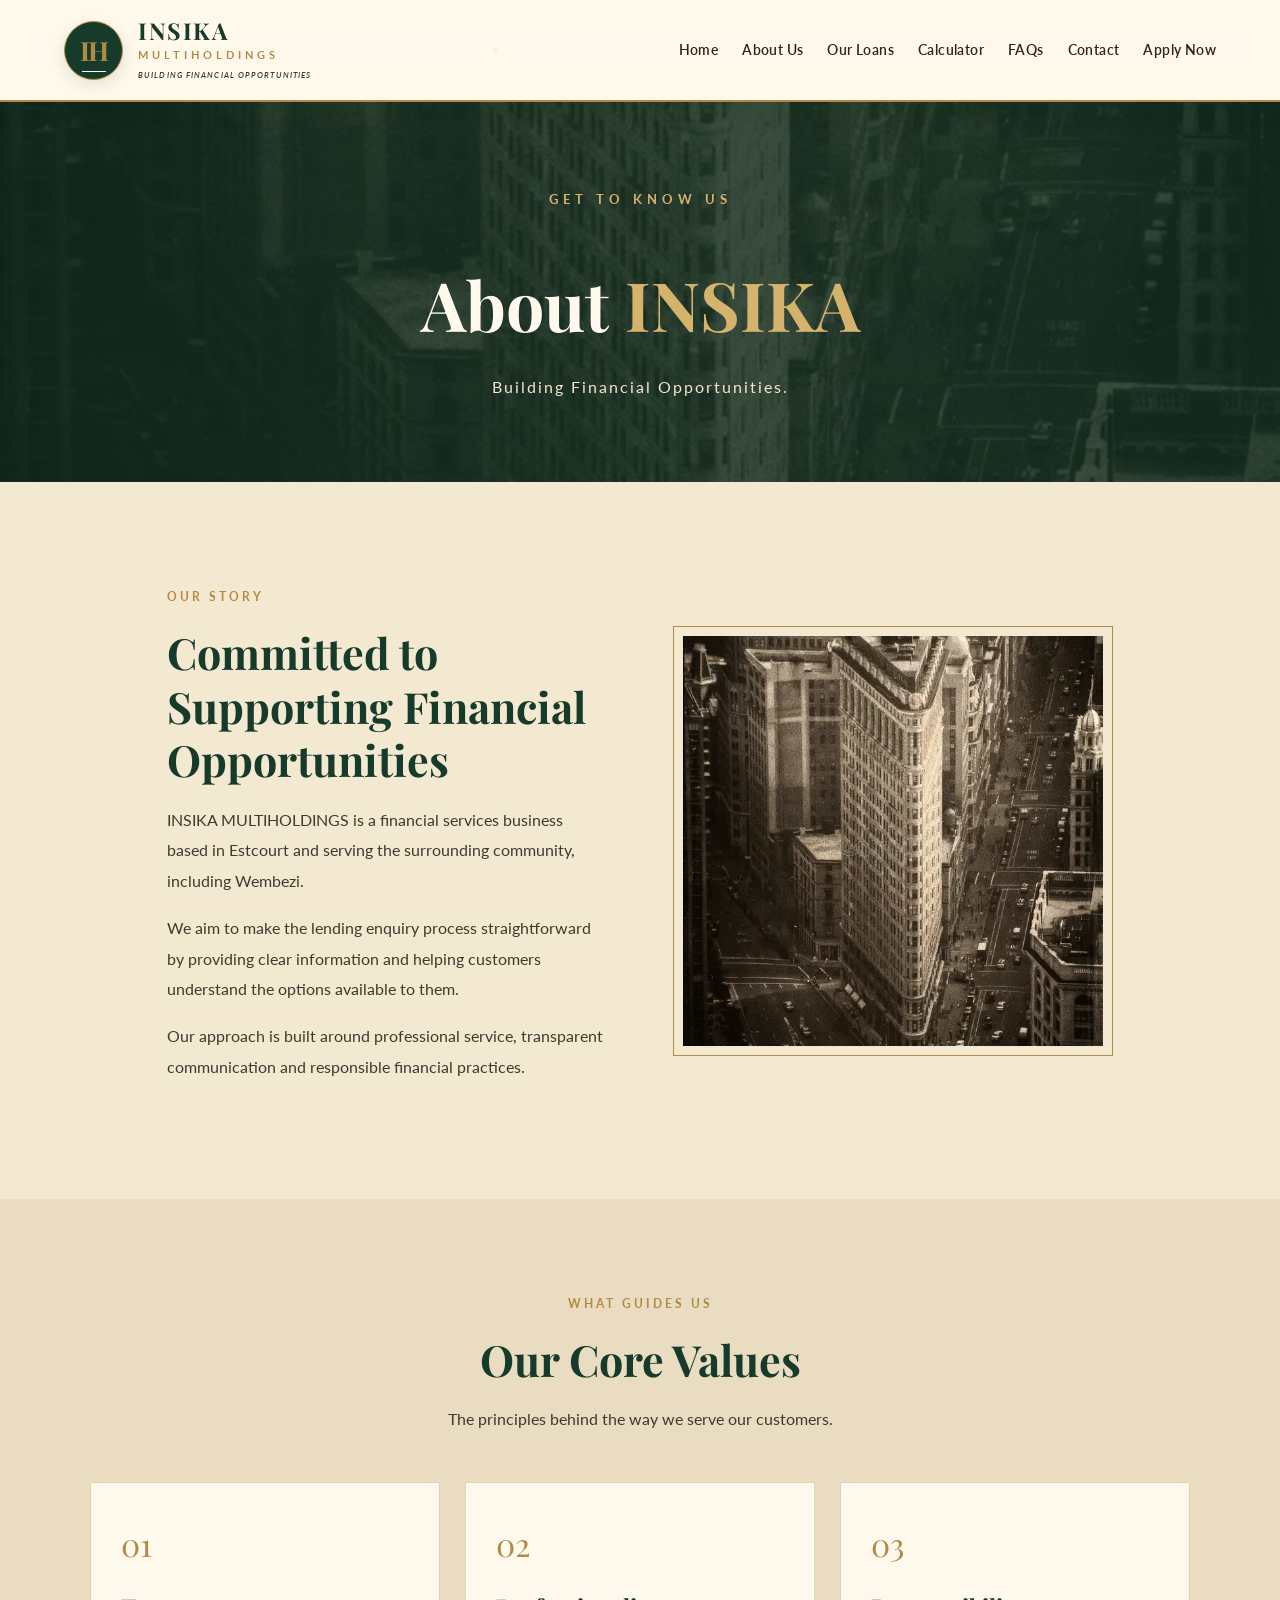
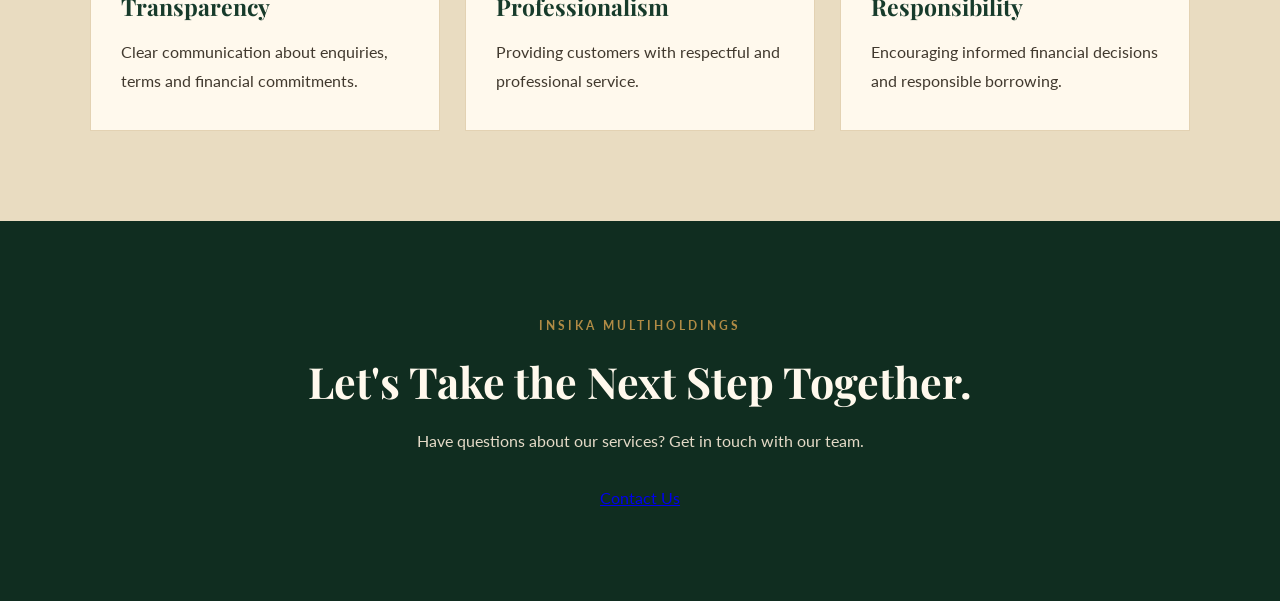
<file: about.html>
<!DOCTYPE html>
<html lang="en">
<head>
    <meta charset="UTF-8">
    <meta name="viewport" content="width=device-width, initial-scale=1.0">

    <meta name="description" content="Learn more about INSIKA MULTIHOLDINGS, its approach to financial services and commitment to responsible lending.">

    <meta name="theme-color" content="#173b2b">

    <title>About Us | INSIKA MULTIHOLDINGS</title>

    <!-- External CSS -->
    <link rel="stylesheet" href="CSS/style.css">
    <link rel="stylesheet" href="CSS/about.css">

    <!-- Google Fonts -->
    <link rel="preconnect" href="https://fonts.googleapis.com">
    <link rel="preconnect" href="https://fonts.gstatic.com" crossorigin>

    <link href="https://fonts.googleapis.com/css2?family=Playfair+Display:wght@400;500;600;700&family=Lato:wght@300;400;700&display=swap" rel="stylesheet">
</head>

<!-- WEBSITE NAVIGATION -->

<header>

    
<a href="index.html" class="logo">

    <div class="logo-icon">
        <span>IH</span>
        <div class="logo-icon-line"></div>
    </div>

    <div class="logo-text">
        <h2>INSIKA</h2>
        <span class="logo-subtitle">MULTIHOLDINGS</span>
        <p>BUILDING FINANCIAL OPPORTUNITIES</p>
    </div>

</a>


    <button class="menu-toggle"
            id="menuToggle"
            aria-label="Open navigation menu"
            aria-expanded="false">
        <span></span>
        <span></span>
        <span></span>
    </button>

    <nav id="mainNav">

        <a href="index.html">Home</a>

        <a href="about.html">About Us</a>

        <a href="loans.html">Our Loans</a>

        <a href="calculator.html">Calculator</a>

        <a href="faq.html">FAQs</a>

        <a href="contact.html">Contact</a>

        <a href="apply.html" class="mobile-apply">
            Apply Now
        </a>

    </nav>

    

</header>

<body>

    <!-- HEADER -->
    <!-- Keep the same header/navigation from index.html -->

    <main>

        <!-- ABOUT HERO -->
        <section class="inner-hero">
            <div class="inner-hero-overlay"></div>

            <div class="inner-hero-content">
                <span class="hero-label">GET TO KNOW US</span>
                <h1>About <span>INSIKA</span></h1>
                <p>Building Financial Opportunities.</p>
            </div>
        </section>

        <!-- OUR STORY -->
        <section class="about-story page-section reveal">

            <div class="about-story-text">
                <span class="section-label">OUR STORY</span>

                <h2>Committed to Supporting Financial Opportunities</h2>

                <p>
                    INSIKA MULTIHOLDINGS is a financial services business
                    based in Estcourt and serving the surrounding
                    community, including Wembezi.
                </p>

                <p>
                    We aim to make the lending enquiry process
                    straightforward by providing clear information
                    and helping customers understand the options
                    available to them.
                </p>

                <p>
                    Our approach is built around professional service,
                    transparent communication and responsible
                    financial practices.
                </p>
            </div>

            <div class="about-story-image">
                <img src="Images/building.webp"
                     alt="INSIKA MULTIHOLDINGS building">
            </div>

        </section>

        <!-- OUR VALUES -->
        <section class="values-section">

            <div class="section-heading reveal">
                <span class="section-label">WHAT GUIDES US</span>
                <h2>Our Core Values</h2>
                <p>The principles behind the way we serve our customers.</p>
            </div>

            <div class="values-grid">

                <div class="value-card reveal">
                    <span class="value-number">01</span>
                    <h3>Transparency</h3>
                    <p>
                        Clear communication about enquiries,
                        terms and financial commitments.
                    </p>
                </div>

                <div class="value-card reveal">
                    <span class="value-number">02</span>
                    <h3>Professionalism</h3>
                    <p>
                        Providing customers with respectful
                        and professional service.
                    </p>
                </div>

                <div class="value-card reveal">
                    <span class="value-number">03</span>
                    <h3>Responsibility</h3>
                    <p>
                        Encouraging informed financial decisions
                        and responsible borrowing.
                    </p>
                </div>

            </div>

        </section>

        <!-- CLOSING SECTION -->
        <section class="about-cta reveal">

            <span class="section-label">INSIKA MULTIHOLDINGS</span>

            <h2>Let's Take the Next Step Together.</h2>

            <p>
                Have questions about our services?
                Get in touch with our team.
            </p>

            <a href="contact.html" class="btn btn-primary">
                Contact Us
            </a>

        </section>

    </main>

    <!-- FOOTER -->
    <!-- Keep the same footer from index.html -->

    <script src="JAVA/main.js"></script>

</body>
</html>
</file>
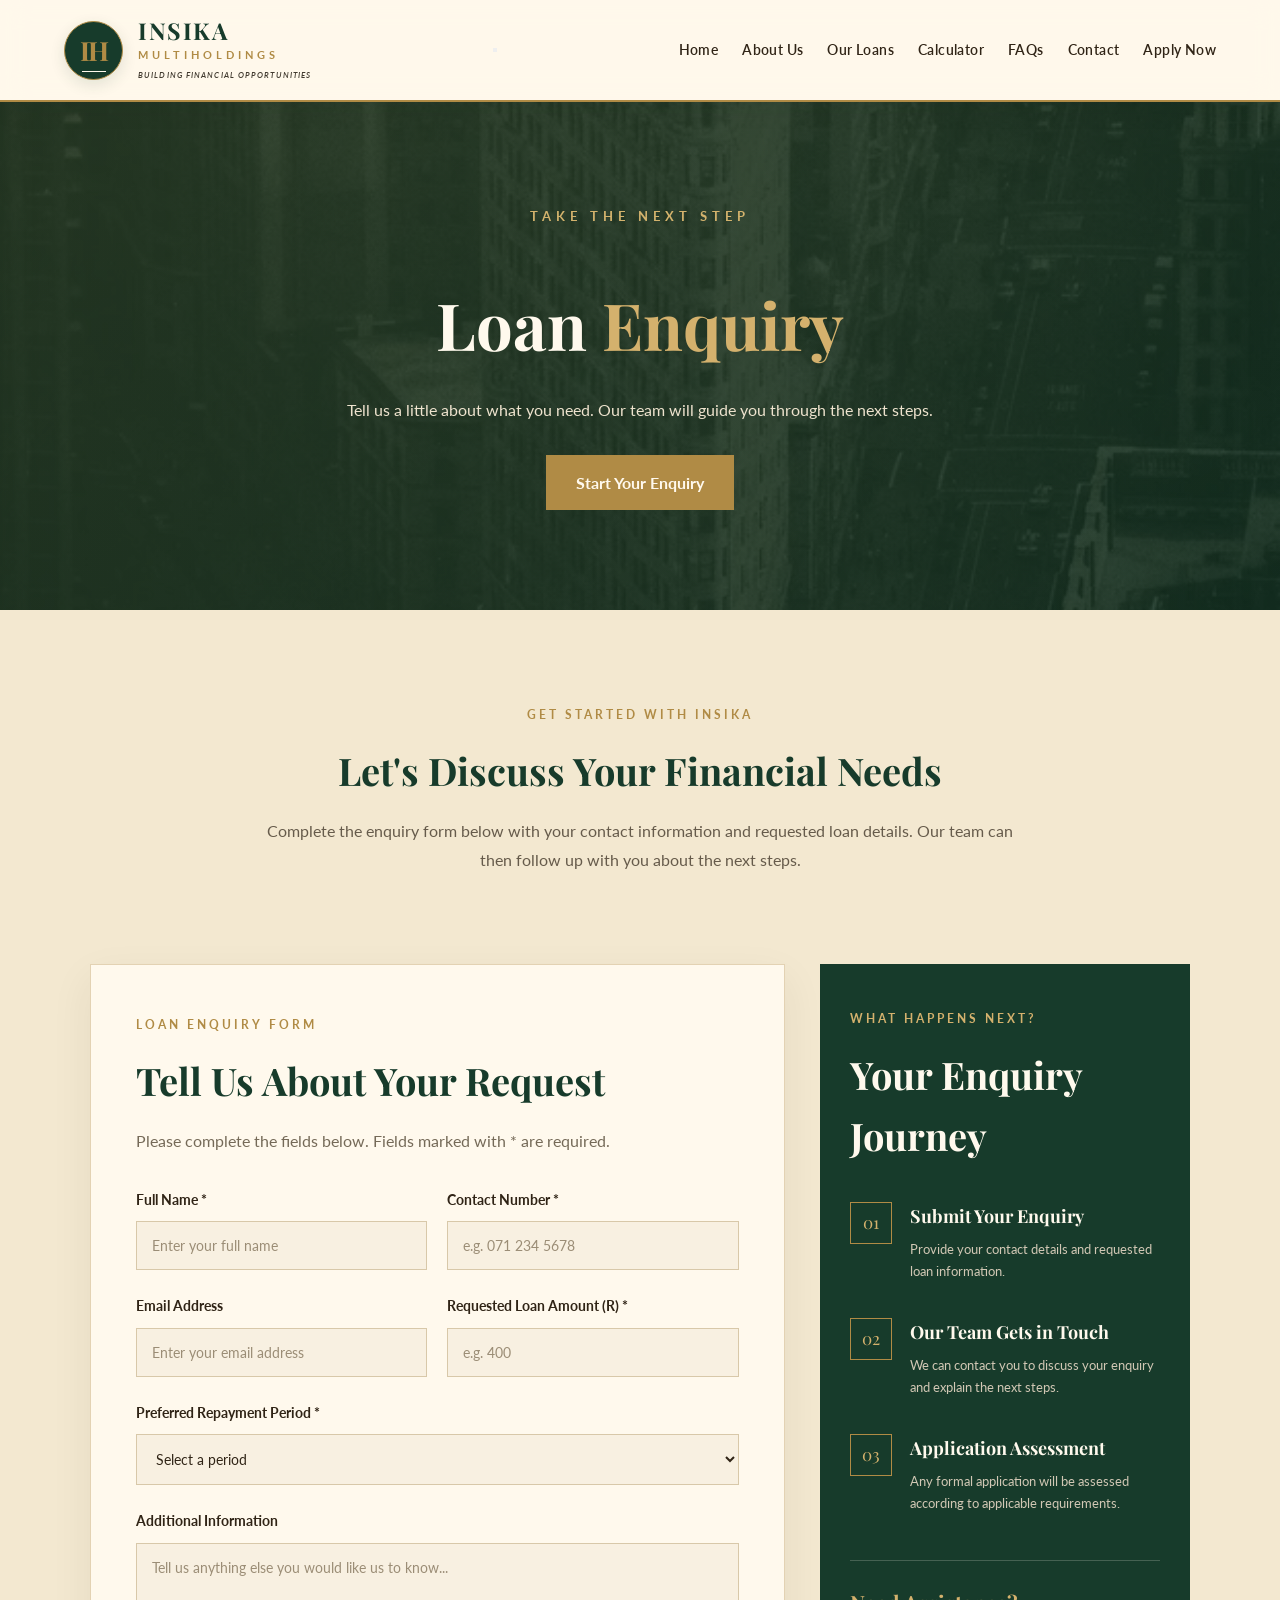
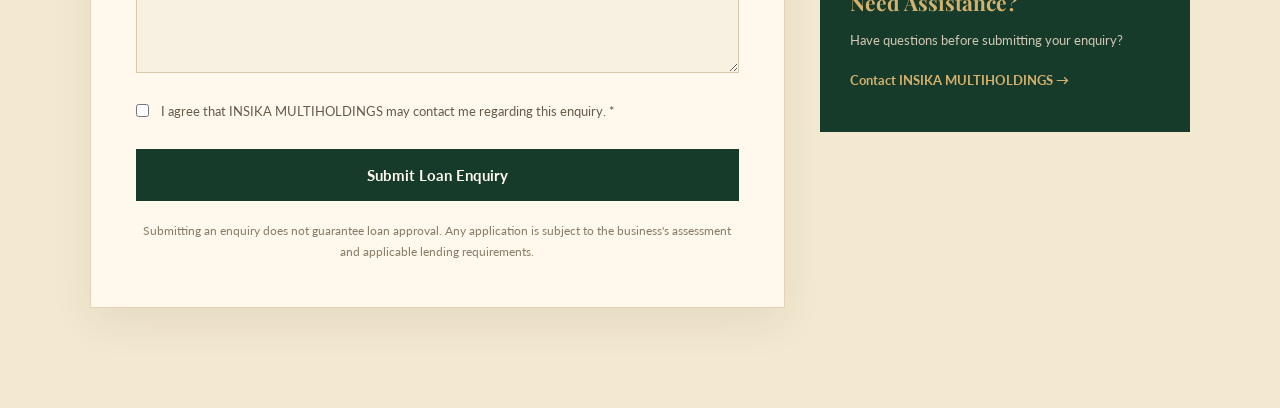
<file: apply.html>
<!DOCTYPE html>
<html lang="en">
<head>
    <meta charset="UTF-8">
    <meta name="viewport" content="width=device-width, initial-scale=1.0">

    <meta name="description" content="Submit a loan enquiry to INSIKA MULTIHOLDINGS in Estcourt and Wembezi, KwaZulu-Natal.">

    <meta name="theme-color" content="#173b2b">

    <title>Apply for a Loan | INSIKA MULTIHOLDINGS</title>

    <link rel="stylesheet" href="CSS/style.css">
    <link rel="stylesheet" href="CSS/apply.css">

    <link rel="preconnect" href="https://fonts.googleapis.com">
    <link rel="preconnect" href="https://fonts.gstatic.com" crossorigin>

    <link href="https://fonts.googleapis.com/css2?family=Playfair+Display:wght@400;500;600;700&family=Lato:wght@300;400;700&display=swap" rel="stylesheet">
</head>

<!-- WEBSITE NAVIGATION -->

<header>

    
<a href="index.html" class="logo">

    <div class="logo-icon">
        <span>IH</span>
        <div class="logo-icon-line"></div>
    </div>

    <div class="logo-text">
        <h2>INSIKA</h2>
        <span class="logo-subtitle">MULTIHOLDINGS</span>
        <p>BUILDING FINANCIAL OPPORTUNITIES</p>
    </div>

</a>


    <button class="menu-toggle"
            id="menuToggle"
            aria-label="Open navigation menu"
            aria-expanded="false">
        <span></span>
        <span></span>
        <span></span>
    </button>

    <nav id="mainNav">

        <a href="index.html">Home</a>

        <a href="about.html">About Us</a>

        <a href="loans.html">Our Loans</a>

        <a href="calculator.html">Calculator</a>

        <a href="faq.html">FAQs</a>

        <a href="contact.html">Contact</a>

        <a href="apply.html" class="mobile-apply">
            Apply Now
        </a>

    </nav>

   

</header>

<body>

    <!-- COPY YOUR EXISTING HEADER FROM index.html HERE -->

    <main>

        <!-- APPLICATION HERO -->
        <section class="apply-hero">
            <div class="apply-hero-overlay"></div>

            <div class="apply-hero-content reveal">
                <span class="hero-label">TAKE THE NEXT STEP</span>

                <h1>Loan <span>Enquiry</span></h1>

                <p>
                    Tell us a little about what you need.
                    Our team will guide you through the next steps.
                </p>

                <a href="#application-form" class="apply-hero-btn">
                    Start Your Enquiry
                </a>
            </div>
        </section>


        <!-- APPLICATION INTRODUCTION -->
        <section class="apply-intro reveal">

            <span class="section-label">GET STARTED WITH INSIKA</span>

            <h2>Let's Discuss Your Financial Needs</h2>

            <p>
                Complete the enquiry form below with your contact
                information and requested loan details. Our team
                can then follow up with you about the next steps.
            </p>

        </section>


        <!-- APPLICATION FORM -->
        <section class="apply-section" id="application-form">

            <div class="apply-layout">

                <div class="apply-form-container reveal">

                    <div class="apply-form-heading">
                        <span class="section-label">LOAN ENQUIRY FORM</span>
                        <h2>Tell Us About Your Request</h2>

                        <p>
                            Please complete the fields below.
                            Fields marked with * are required.
                        </p>
                    </div>

              
<form id="applicationForm">
    <input type="hidden" name="access_key" value="62fa9796-76a9-4e4f-b98e-1127e7e9a701">

    <input type="hidden" name="from_name" value="INSIKA MULTIHOLDINGS Website">
    <input type="hidden" name="subject" value="New Loan Application Enquiry">

    <div class="apply-form-grid">

        <div class="apply-field">
            <label for="fullName">Full Name *</label>
            <input type="text" id="fullName" name="fullName"
                placeholder="Enter your full name" autocomplete="name" required>
        </div>

        <div class="apply-field">
            <label for="phone">Contact Number *</label>
            <input type="tel" id="phone" name="phone"
                placeholder="e.g. 071 234 5678" autocomplete="tel" required>
        </div>

        <div class="apply-field">
            <label for="email">Email Address</label>
            <input type="email" id="email" name="email"
                placeholder="Enter your email address" autocomplete="email">
        </div>

        <div class="apply-field">
            <label for="loanAmount">Requested Loan Amount (R) *</label>
            <input type="number" id="loanAmount" name="loanAmount"
                placeholder="e.g. 400" min="1" step="0.01" required>
        </div>

        <div class="apply-field full-width">
            <label for="repaymentPeriod">Preferred Repayment Period *</label>
            <select id="repaymentPeriod" name="repaymentPeriod" required>
                <option value="">Select a period</option>
                <option value="1 Month">1 Month</option>
                <option value="2 Months">2 Months</option>
                <option value="3 Months">3 Months</option>
                <option value="4 Months">4 Months</option>
                <option value="5 Months">5 Months</option>
                <option value="6 Months">6 Months</option>
                <option value="7 Months">7 Months</option>
                <option value="8 Months">8 Months</option>
                <option value="9 Months">9 Months</option>
                <option value="10 Months">10 Months</option>
                <option value="11 Months">11 Months</option>
                <option value="12 Months">12 Months</option>
            </select>
        </div>

        <div class="apply-field full-width">
            <label for="message">Additional Information</label>
            <textarea id="message" name="message" rows="5"
                placeholder="Tell us anything else you would like us to know..."></textarea>
        </div>

    </div>

    <div class="apply-consent">
        <label>
            <input type="checkbox" id="consent" name="consent"
                value="Agreed" required>
            <span>
                I agree that INSIKA MULTIHOLDINGS may contact me
                regarding this enquiry. *
            </span>
        </label>
    </div>

    <button type="submit" class="apply-submit-btn">
        Submit Loan Enquiry
    </button>

    <p id="applicationFeedback" role="status"></p>

    <p class="apply-disclaimer">
        Submitting an enquiry does not guarantee
        loan approval. Any application is subject
        to the business's assessment and applicable
        lending requirements.
    </p>

</form>


                </div>


                <!-- INFORMATION PANEL -->
                <aside class="apply-side-panel reveal">

                    <span class="section-label">WHAT HAPPENS NEXT?</span>

                    <h2>Your Enquiry Journey</h2>

                    <div class="apply-step">
                        <span>01</span>

                        <div>
                            <h3>Submit Your Enquiry</h3>
                            <p>
                                Provide your contact details and
                                requested loan information.
                            </p>
                        </div>
                    </div>

                    <div class="apply-step">
                        <span>02</span>

                        <div>
                            <h3>Our Team Gets in Touch</h3>
                            <p>
                                We can contact you to discuss
                                your enquiry and explain the next steps.
                            </p>
                        </div>
                    </div>

                    <div class="apply-step">
                        <span>03</span>

                        <div>
                            <h3>Application Assessment</h3>
                            <p>
                                Any formal application will be
                                assessed according to applicable
                                requirements.
                            </p>
                        </div>
                    </div>

                    <div class="apply-contact-box">
                        <h3>Need Assistance?</h3>

                        <p>
                            Have questions before submitting
                            your enquiry?
                        </p>

                        <a href="contact.html">
                            Contact INSIKA MULTIHOLDINGS →
                        </a>
                    </div>

                </aside>

            </div>

        </section>

    </main>

    <!-- COPY YOUR EXISTING FOOTER FROM index.html HERE -->

    <script src="JAVA/main.js"></script>

</body>
</html>
</file>
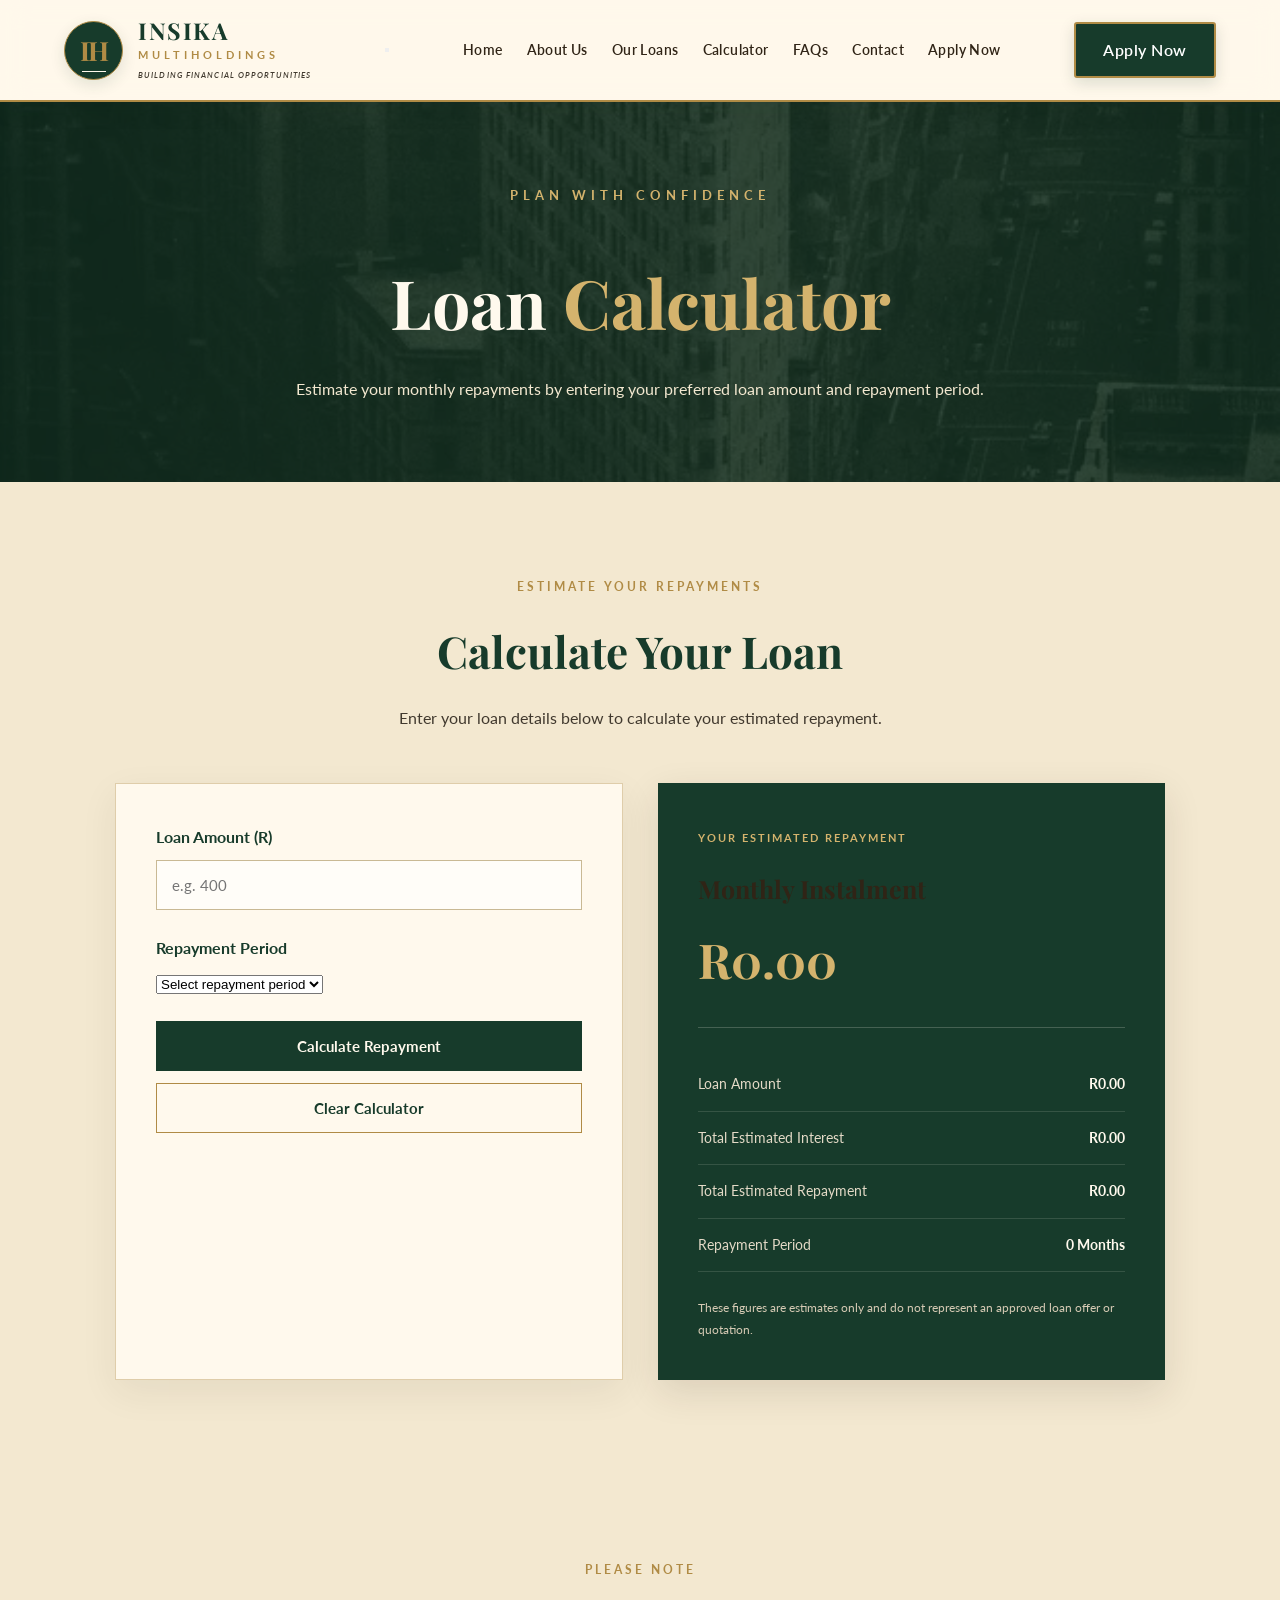
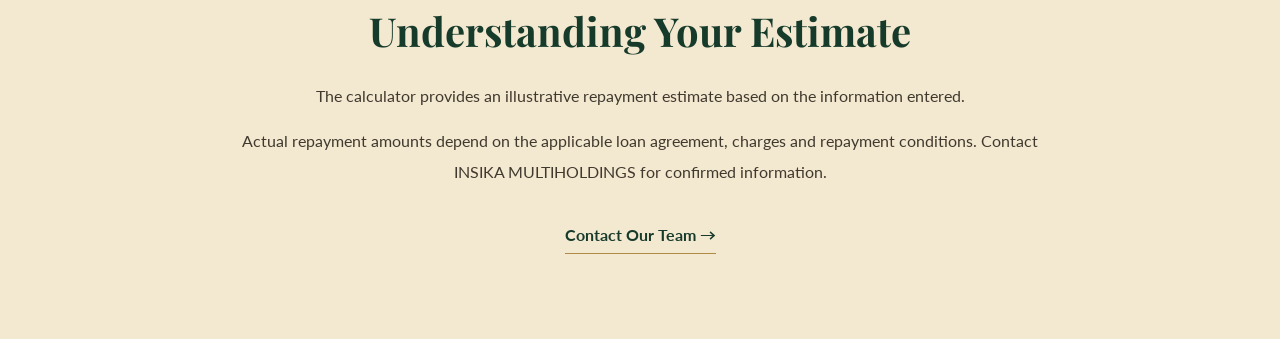
<file: calculator.html>
<!DOCTYPE html>
<html lang="en">
<head>
    <meta charset="UTF-8">
    <meta name="viewport" content="width=device-width, initial-scale=1.0">

    <meta name="description" content="Use the INSIKA MULTIHOLDINGS loan calculator to estimate monthly repayments.">
    <meta name="theme-color" content="#173b2b">

    <title>Loan Calculator | INSIKA MULTIHOLDINGS</title>

    <link rel="stylesheet" href="CSS/style.css">
    <link rel="stylesheet" href="CSS/calculator.css">

    <link rel="preconnect" href="https://fonts.googleapis.com">
    <link rel="preconnect" href="https://fonts.gstatic.com" crossorigin>

    <link href="https://fonts.googleapis.com/css2?family=Playfair+Display:wght@400;500;600;700&family=Lato:wght@300;400;700&display=swap" rel="stylesheet">
</head>

<!-- WEBSITE NAVIGATION -->

<header>

    
<a href="index.html" class="logo">

    <div class="logo-icon">
        <span>IH</span>
        <div class="logo-icon-line"></div>
    </div>

    <div class="logo-text">
        <h2>INSIKA</h2>
        <span class="logo-subtitle">MULTIHOLDINGS</span>
        <p>BUILDING FINANCIAL OPPORTUNITIES</p>
    </div>

</a>

    <button class="menu-toggle"
            id="menuToggle"
            aria-label="Open navigation menu"
            aria-expanded="false">
        <span></span>
        <span></span>
        <span></span>
    </button>

    <nav id="mainNav">

        <a href="index.html">Home</a>

        <a href="about.html">About Us</a>

        <a href="loans.html">Our Loans</a>

        <a href="calculator.html">Calculator</a>

        <a href="faq.html">FAQs</a>

        <a href="contact.html">Contact</a>

        <a href="apply.html" class="mobile-apply">
            Apply Now
        </a>

    </nav>

    <a href="apply.html" class="nav-button">
        Apply Now
    </a>

</header>


<body>

    <!-- COPY YOUR EXISTING HEADER FROM index.html HERE -->

    <main>

        <section class="calculator-hero">
            <div class="calculator-hero-overlay"></div>

            <div class="calculator-hero-content reveal">
                <span class="hero-label">PLAN WITH CONFIDENCE</span>
                <h1>Loan <span>Calculator</span></h1>

                <p>
                    Estimate your monthly repayments by entering
                    your preferred loan amount and repayment period.
                </p>
            </div>
        </section>

        <section class="calculator-section">

            <div class="calculator-heading reveal">
                <span class="section-label">ESTIMATE YOUR REPAYMENTS</span>
                <h2>Calculate Your Loan</h2>

                <p>
                    Enter your loan details below to calculate
                    your estimated repayment.
                </p>
            </div>

            <div class="calculator-layout">

                <div class="calculator-form reveal">

                    <form id="loanCalculator">

                        <div class="calculator-field">
                            <label for="loanAmount">Loan Amount (R)</label>

                            <input
                                type="number"
                                id="loanAmount"
                                placeholder="e.g. 400"
                                min="1"
                                step="0.01"
                                required
                            >
                        </div>

                        <div class="calculator-field">
                            <label for="repaymentPeriod">
                                Repayment Period
                            </label>

                            <select id="repaymentPeriod" required>
                                <option value="">Select repayment period</option>
                                <option value="1">1 Month</option>
                                <option value="2">2 Months</option>
                                <option value="3">3 Months</option>
                                <option value="4">4 Months</option>
                                <option value="5">5 Months</option>
                                <option value="6">6 Months</option>
                                <option value="7">7 Months</option>
                                <option value="8">8 Months</option>
                                <option value="9">9 Months</option>
                                <option value="10">10 Months</option>
                                <option value="11">11 Months</option>
                                <option value="12">12 Months</option>
                            </select>
                        </div>

                        <button type="submit" class="calculate-btn">
                            Calculate Repayment
                        </button>

                        <button type="reset" class="reset-btn">
                            Clear Calculator
                        </button>

                    </form>

                    <p id="calculatorError" class="calculator-error" role="alert"></p>

                </div>

                <div class="calculator-result reveal">

                    <span class="result-label">YOUR ESTIMATED REPAYMENT</span>

                    <h3>Monthly Instalment</h3>

                    <div class="monthly-amount" id="monthlyPayment">
                        R0.00
                    </div>

                    <div class="result-divider"></div>

                    <div class="result-row">
                        <span>Loan Amount</span>
                        <strong id="resultLoanAmount">R0.00</strong>
                    </div>

                    <div class="result-row">
                        <span>Total Estimated Interest</span>
                        <strong id="totalInterest">R0.00</strong>
                    </div>

                    <div class="result-row">
                        <span>Total Estimated Repayment</span>
                        <strong id="totalRepayment">R0.00</strong>
                    </div>

                    <div class="result-row">
                        <span>Repayment Period</span>
                        <strong id="resultTerm">0 Months</strong>
                    </div>

                    <p class="result-note">
                        These figures are estimates only and do not
                        represent an approved loan offer or quotation.
                    </p>

                </div>

            </div>

        </section>

        <section class="calculator-information reveal">

            <span class="section-label">PLEASE NOTE</span>

            <h2>Understanding Your Estimate</h2>

            <p>
                The calculator provides an illustrative repayment
                estimate based on the information entered.
            </p>

            <p>
                Actual repayment amounts depend on the applicable
                loan agreement, charges and repayment conditions.
                Contact INSIKA MULTIHOLDINGS for confirmed information.
            </p>

            <a href="contact.html" class="calculator-contact-link">
                Contact Our Team →
            </a>

        </section>

    </main>

    <!-- COPY YOUR EXISTING FOOTER FROM index.html HERE -->

    <script src="JAVA/main.js"></script>
    <script src="JAVA/calculator.js"></script>

</body>
</html>
</file>
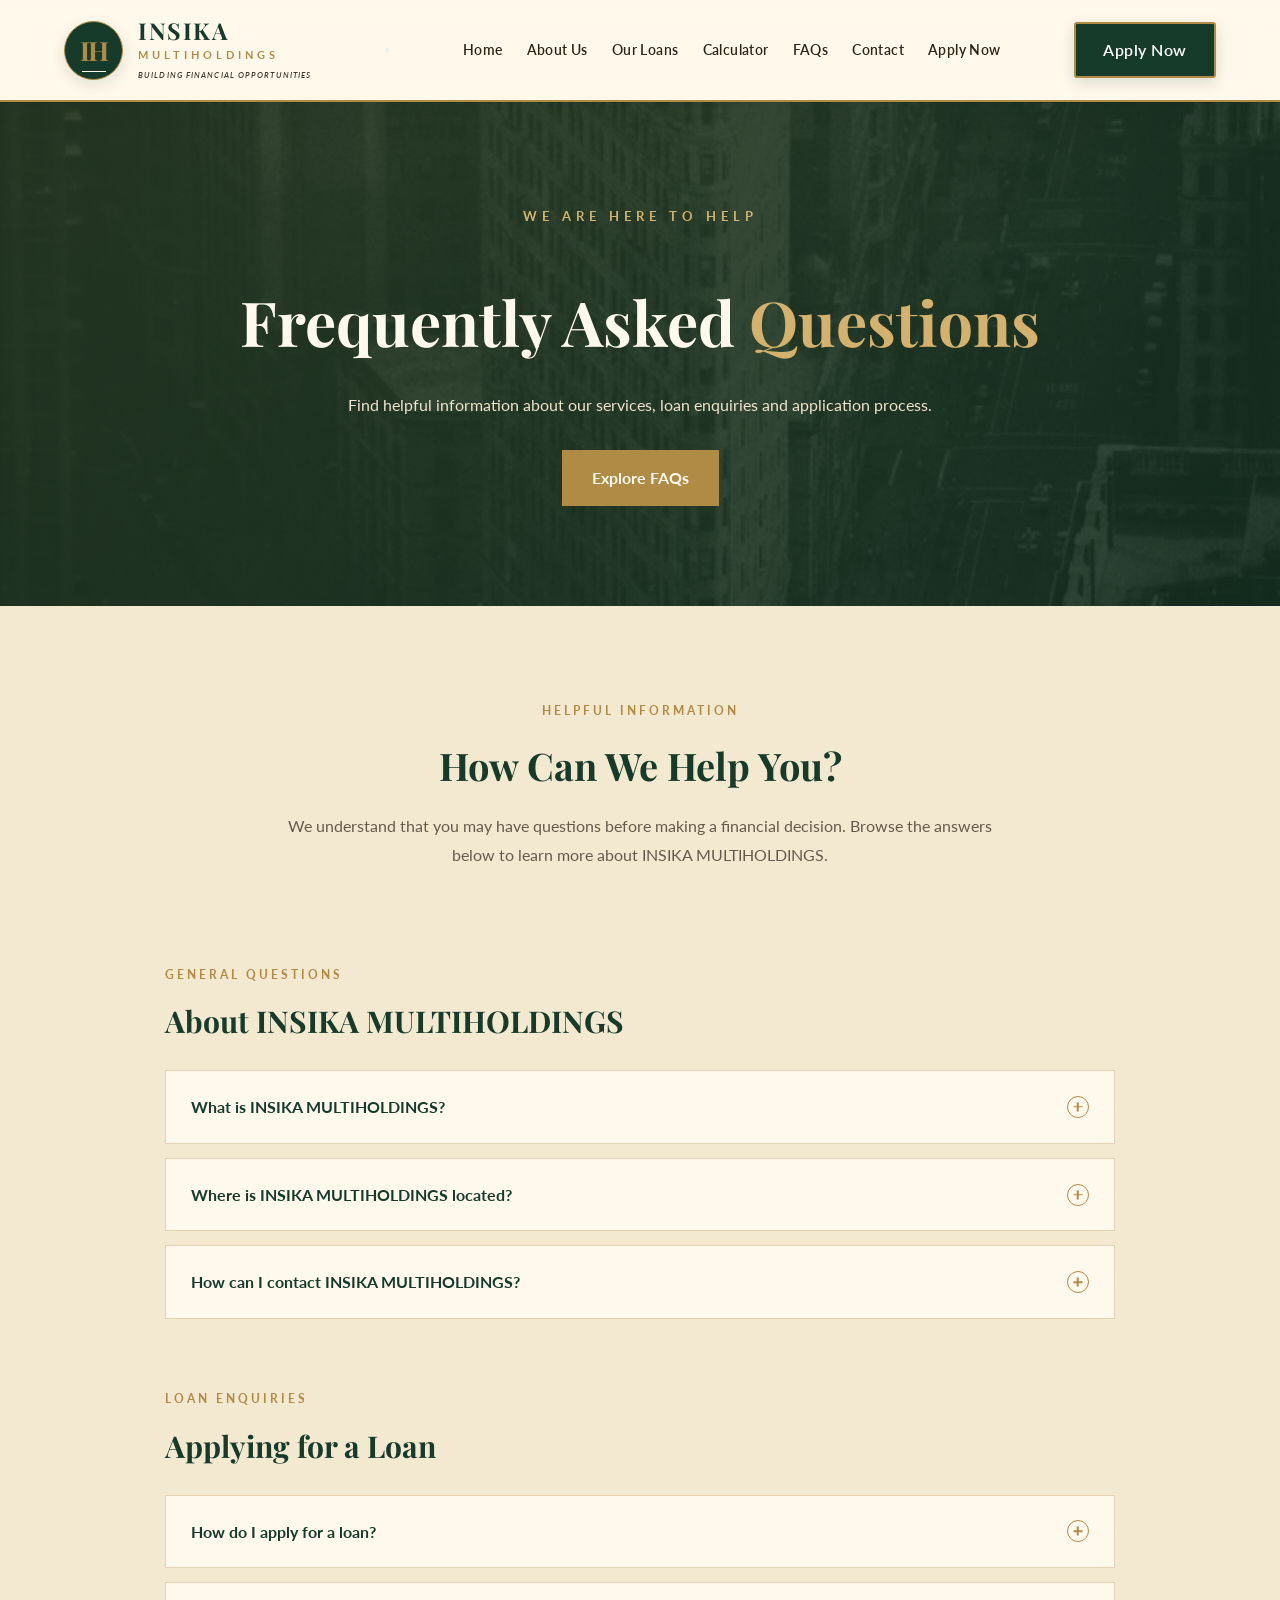
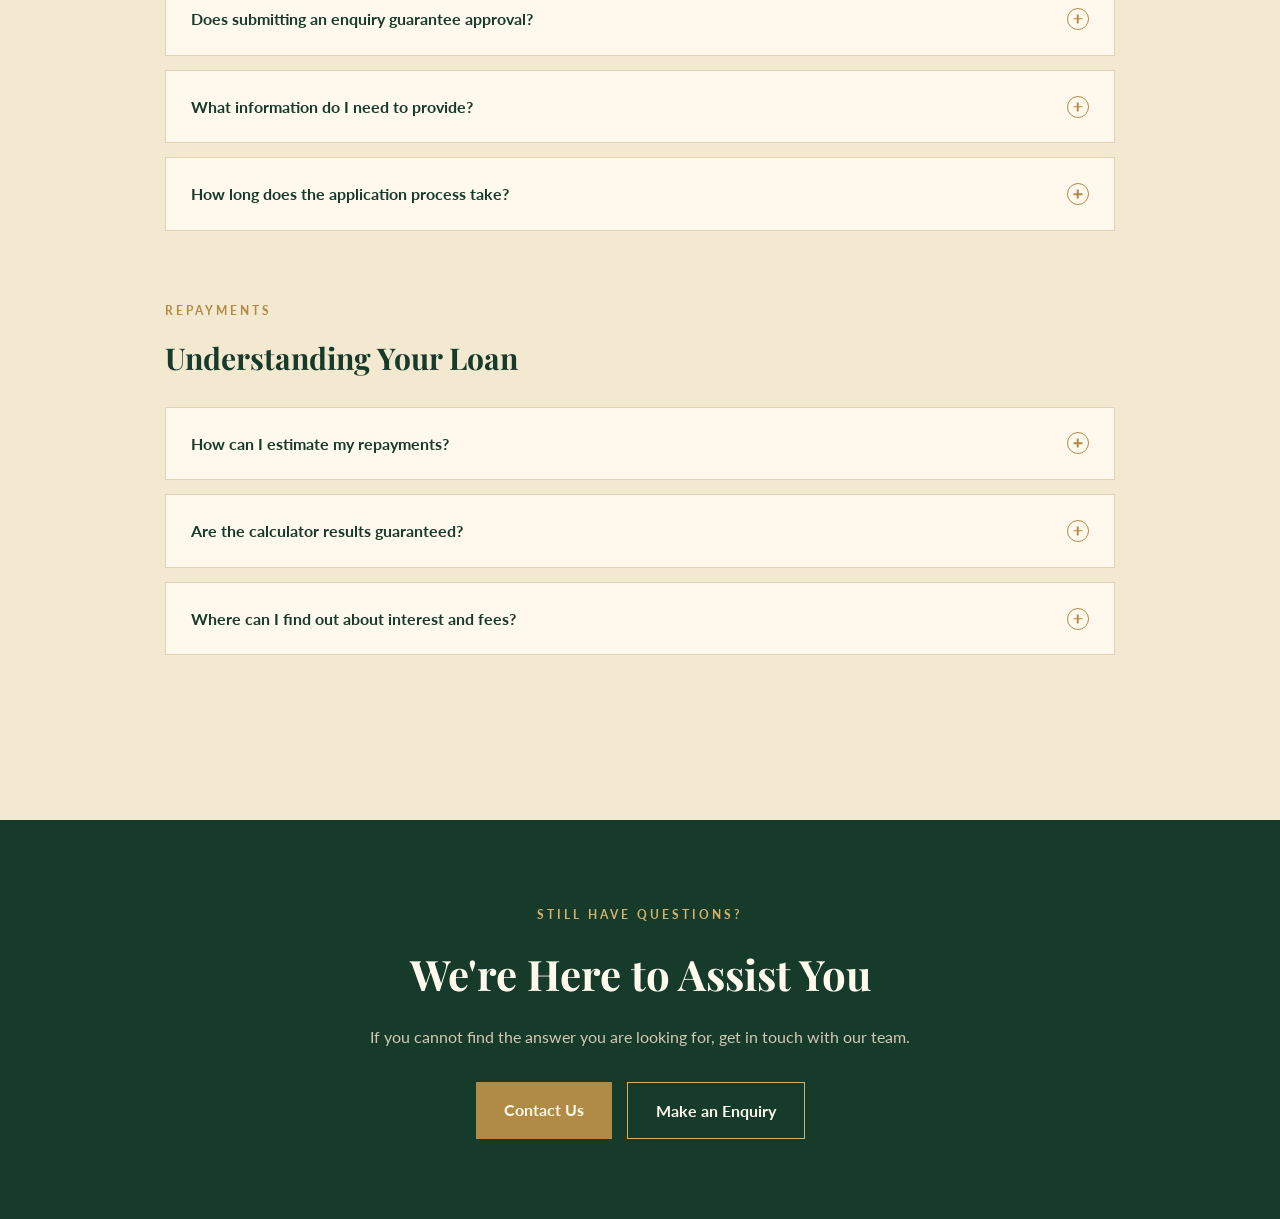
<file: faq.html>
<!DOCTYPE html>
<html lang="en">
<head>
    <meta charset="UTF-8">
    <meta name="viewport" content="width=device-width, initial-scale=1.0">

    <meta name="description" content="Find answers to frequently asked questions about INSIKA MULTIHOLDINGS and its loan enquiry process.">

    <meta name="theme-color" content="#173b2b">

    <title>Frequently Asked Questions | INSIKA MULTIHOLDINGS</title>

    <link rel="stylesheet" href="CSS/style.css">
    <link rel="stylesheet" href="CSS/faq.css">

    <link rel="preconnect" href="https://fonts.googleapis.com">
    <link rel="preconnect" href="https://fonts.gstatic.com" crossorigin>

    <link href="https://fonts.googleapis.com/css2?family=Playfair+Display:wght@400;500;600;700&family=Lato:wght@300;400;700&display=swap" rel="stylesheet">
</head>

<!-- WEBSITE NAVIGATION -->

<header>

    
<a href="index.html" class="logo">

    <div class="logo-icon">
        <span>IH</span>
        <div class="logo-icon-line"></div>
    </div>

    <div class="logo-text">
        <h2>INSIKA</h2>
        <span class="logo-subtitle">MULTIHOLDINGS</span>
        <p>BUILDING FINANCIAL OPPORTUNITIES</p>
    </div>

</a>

    <button class="menu-toggle"
            id="menuToggle"
            aria-label="Open navigation menu"
            aria-expanded="false">
        <span></span>
        <span></span>
        <span></span>
    </button>

    <nav id="mainNav">

        <a href="index.html">Home</a>

        <a href="about.html">About Us</a>

        <a href="loans.html">Our Loans</a>

        <a href="calculator.html">Calculator</a>

        <a href="faq.html">FAQs</a>

        <a href="contact.html">Contact</a>

        <a href="apply.html" class="mobile-apply">
            Apply Now
        </a>

    </nav>

    <a href="apply.html" class="nav-button">
        Apply Now
    </a>

</header>


<body>

    <!-- COPY YOUR EXISTING HEADER FROM index.html HERE -->

    <main>

        <!-- FAQ HERO -->
        <section class="faq-hero">

            <div class="faq-hero-overlay"></div>

            <div class="faq-hero-content reveal">

                <span class="hero-label">WE ARE HERE TO HELP</span>

                <h1>Frequently Asked <span>Questions</span></h1>

                <p>
                    Find helpful information about our services,
                    loan enquiries and application process.
                </p>

                <a href="#faq-section" class="faq-hero-btn">
                    Explore FAQs
                </a>

            </div>

        </section>


        <!-- FAQ INTRODUCTION -->
        <section class="faq-intro reveal">

            <span class="section-label">HELPFUL INFORMATION</span>

            <h2>How Can We Help You?</h2>

            <p>
                We understand that you may have questions before
                making a financial decision. Browse the answers
                below to learn more about INSIKA MULTIHOLDINGS.
            </p>

        </section>


        <!-- FAQ QUESTIONS -->
        <section class="faq-section" id="faq-section">

            <div class="faq-container">

                <div class="faq-category reveal">

                    <span class="section-label">GENERAL QUESTIONS</span>

                    <h2>About INSIKA MULTIHOLDINGS</h2>

                    <div class="faq-list">

                        <details class="faq-item">
                            <summary>
                                What is INSIKA MULTIHOLDINGS?
                                <span class="faq-icon"></span>
                            </summary>

                            <div class="faq-answer">
                                <p>
                                    INSIKA MULTIHOLDINGS is a financial services
                                    business based in the Estcourt and
                                    Wembezi areas of KwaZulu-Natal.
                                    Contact our team to learn more about
                                    the services available.
                                </p>
                            </div>
                        </details>

                        <details class="faq-item">
                            <summary>
                                Where is INSIKA MULTIHOLDINGS located?
                                <span class="faq-icon"></span>
                            </summary>

                            <div class="faq-answer">
                                <p>
                                    INSIKA MULTIHOLDINGS serves customers in
                                    Estcourt and Wembezi, KwaZulu-Natal.
                                    Visit our Contact Us page for further
                                    enquiries about our location.
                                </p>
                            </div>
                        </details>

                        <details class="faq-item">
                            <summary>
                                How can I contact INSIKA MULTIHOLDINGS?
                                <span class="faq-icon"></span>
                            </summary>

                            <div class="faq-answer">
                                <p>
                                    You can reach out through the contact
                                    information provided on our Contact Us
                                    page or submit a loan enquiry through
                                    our website.
                                </p>
                            </div>
                        </details>

                    </div>

                </div>


                <div class="faq-category reveal">

                    <span class="section-label">LOAN ENQUIRIES</span>

                    <h2>Applying for a Loan</h2>

                    <div class="faq-list">

                        <details class="faq-item">
                            <summary>
                                How do I apply for a loan?
                                <span class="faq-icon"></span>
                            </summary>

                            <div class="faq-answer">
                                <p>
                                    Visit our Apply for a Loan page and
                                    complete the enquiry form with your
                                    contact details and requested loan
                                    information. Our team can then guide
                                    you through the next steps.
                                </p>
                            </div>
                        </details>

                        <details class="faq-item">
                            <summary>
                                Does submitting an enquiry guarantee approval?
                                <span class="faq-icon"></span>
                            </summary>

                            <div class="faq-answer">
                                <p>
                                    No. Submitting an enquiry does not
                                    guarantee approval. Any formal
                                    application is subject to assessment
                                    and applicable lending requirements.
                                </p>
                            </div>
                        </details>

                        <details class="faq-item">
                            <summary>
                                What information do I need to provide?
                                <span class="faq-icon"></span>
                            </summary>

                            <div class="faq-answer">
                                <p>
                                    You can start by providing your name,
                                    contact details, requested loan amount
                                    and preferred repayment period.
                                    Any additional information or
                                    documentation required will be
                                    communicated through the appropriate
                                    application process.
                                </p>
                            </div>
                        </details>

                        <details class="faq-item">
                            <summary>
                                How long does the application process take?
                                <span class="faq-icon"></span>
                            </summary>

                            <div class="faq-answer">
                                <p>
                                    Processing times may vary depending
                                    on the information required and the
                                    assessment process. Please contact
                                    INSIKA MULTIHOLDINGS for further guidance.
                                </p>
                            </div>
                        </details>

                    </div>

                </div>


                <div class="faq-category reveal">

                    <span class="section-label">REPAYMENTS</span>

                    <h2>Understanding Your Loan</h2>

                    <div class="faq-list">

                        <details class="faq-item">
                            <summary>
                                How can I estimate my repayments?
                                <span class="faq-icon"></span>
                            </summary>

                            <div class="faq-answer">
                                <p>
                                    You can use the Loan Calculator on
                                    our website to explore an estimated
                                    repayment based on the amount and
                                    repayment period you enter.
                                </p>
                            </div>
                        </details>

                        <details class="faq-item">
                            <summary>
                                Are the calculator results guaranteed?
                                <span class="faq-icon"></span>
                            </summary>

                            <div class="faq-answer">
                                <p>
                                    No. Calculator results are estimates
                                    only. Actual repayment amounts depend
                                    on the applicable loan agreement,
                                    charges and repayment conditions.
                                </p>
                            </div>
                        </details>

                        <details class="faq-item">
                            <summary>
                                Where can I find out about interest and fees?
                                <span class="faq-icon"></span>
                            </summary>

                            <div class="faq-answer">
                                <p>
                                    The applicable interest, fees and
                                    repayment conditions should be
                                    explained to you before entering
                                    into a credit agreement. Contact
                                    INSIKA MULTIHOLDINGS if you need further
                                    information.
                                </p>
                            </div>
                        </details>

                    </div>

                </div>

            </div>

        </section>


        <!-- FAQ CTA -->
        <section class="faq-cta reveal">

            <span class="section-label">STILL HAVE QUESTIONS?</span>

            <h2>We're Here to Assist You</h2>

            <p>
                If you cannot find the answer you are looking for,
                get in touch with our team.
            </p>

            <div class="faq-cta-buttons">

                <a href="contact.html" class="faq-btn-primary">
                    Contact Us
                </a>

                <a href="apply.html" class="faq-btn-outline">
                    Make an Enquiry
                </a>

            </div>

        </section>

    </main>

    <!-- COPY YOUR EXISTING FOOTER FROM index.html HERE -->

    <script src="JAVA/main.js"></script>

</body>
</html>
</file>
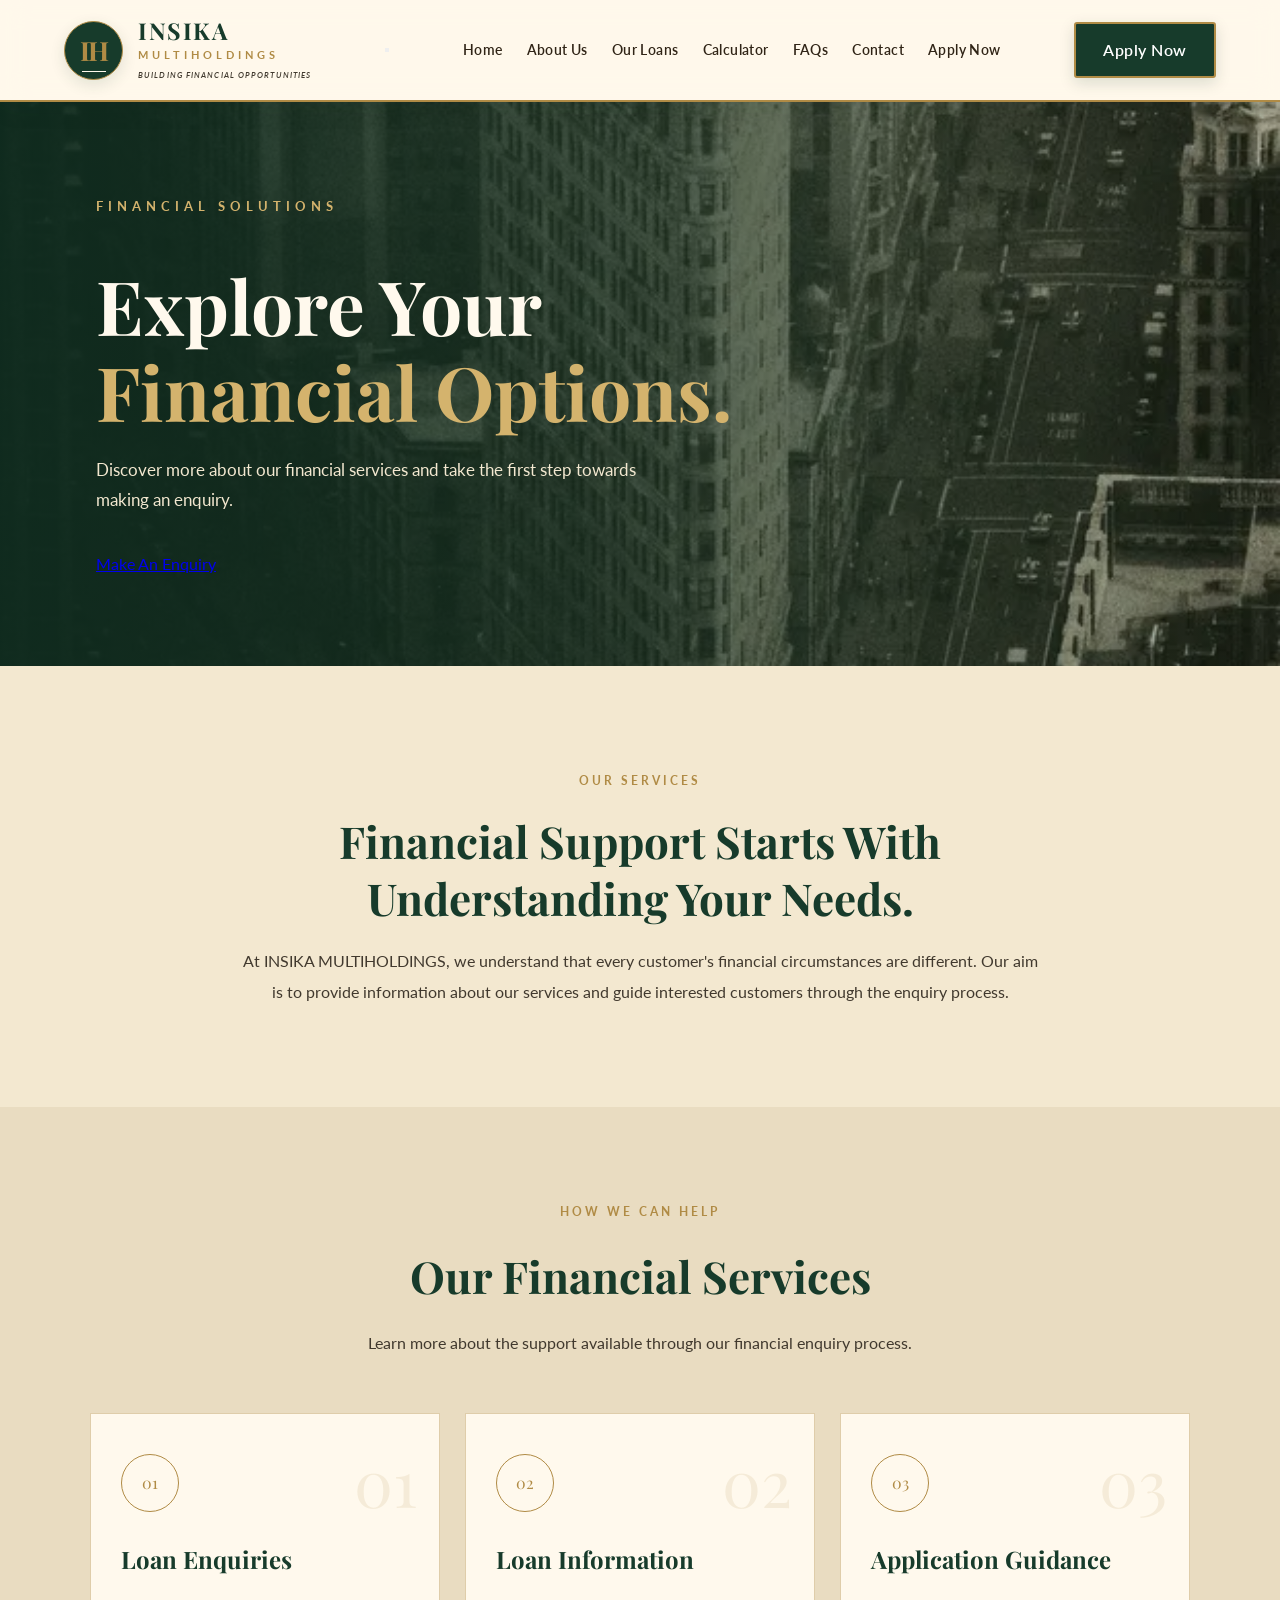
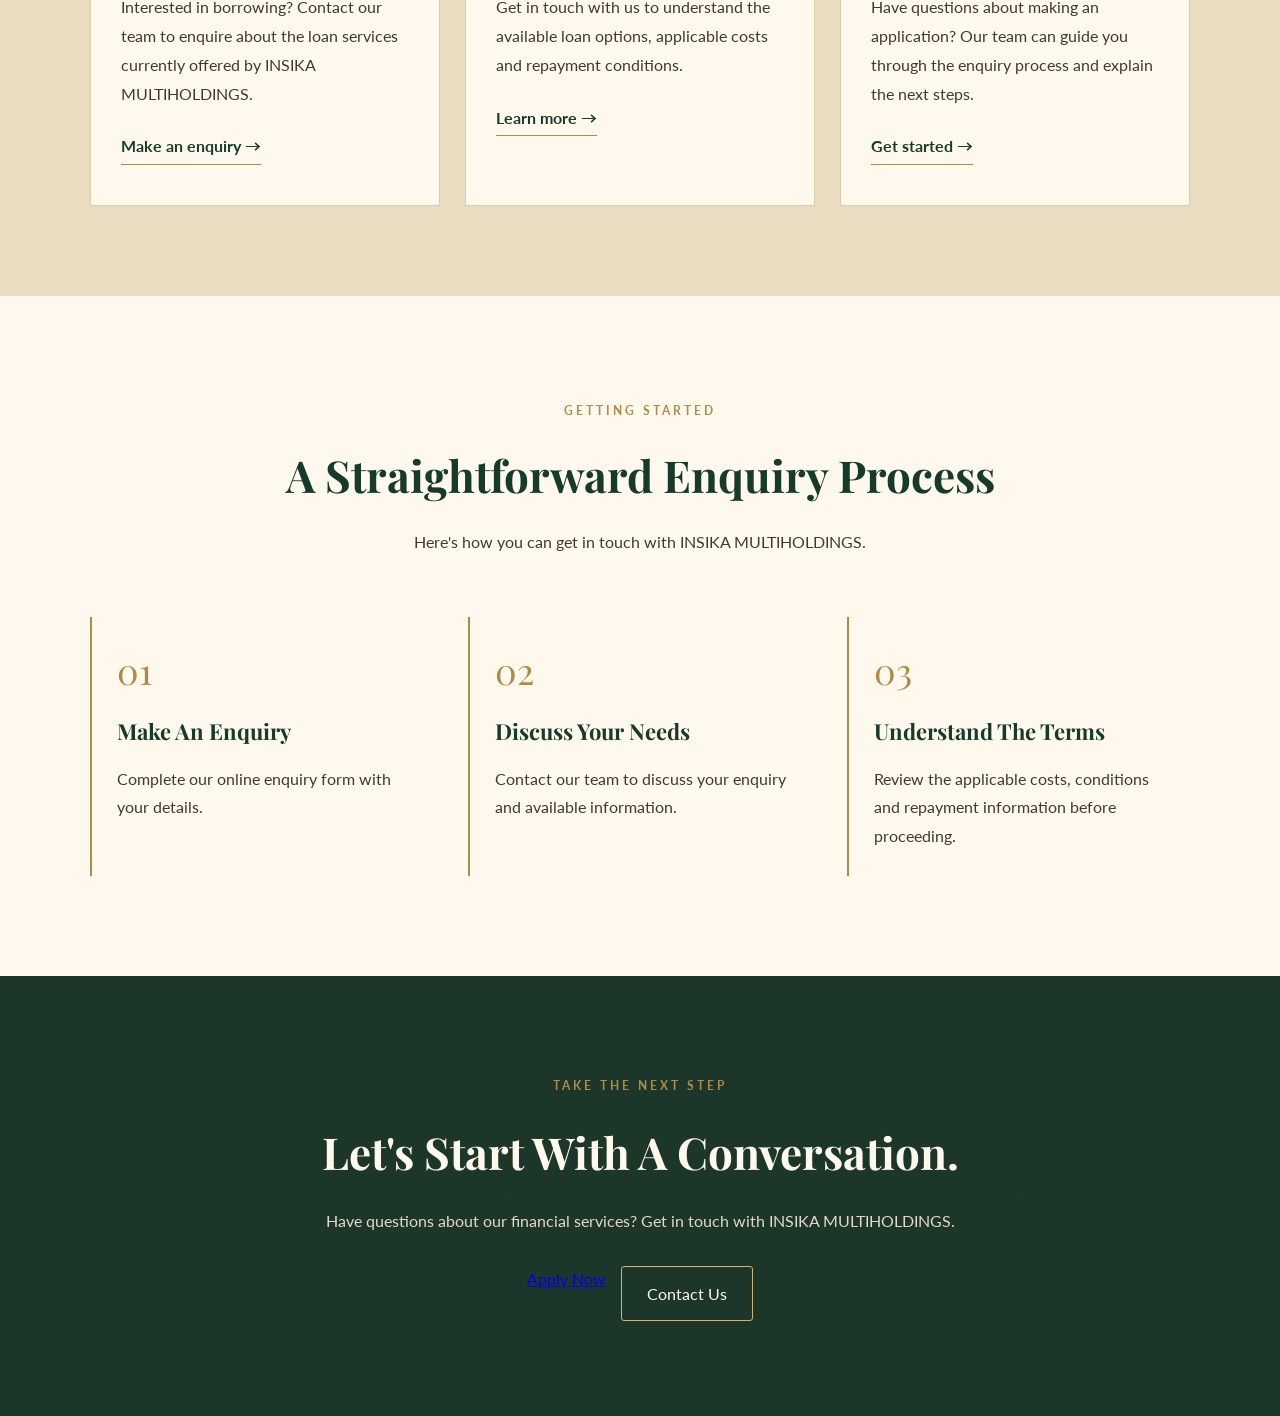
<file: loans.html>
<!DOCTYPE html>
<html lang="en">
<head>
    <meta charset="UTF-8">
    <meta name="viewport" content="width=device-width, initial-scale=1.0">

    <meta name="description" content="Explore financial service and loan enquiries with INSIKA MULTIHOLDINGS in Estcourt and Wembezi, KwaZulu-Natal.">

    <meta name="theme-color" content="#173b2b">

    <title>Our Loans | INSIKA MULTIHOLDINGS</title>

    <!-- EXTERNAL CSS -->
    <link rel="stylesheet" href="CSS/style.css">
    <link rel="stylesheet" href="CSS/loans.css">

    <!-- GOOGLE FONTS -->
    <link rel="preconnect" href="https://fonts.googleapis.com">
    <link rel="preconnect" href="https://fonts.gstatic.com" crossorigin>

    <link href="https://fonts.googleapis.com/css2?family=Playfair+Display:wght@400;500;600;700&family=Lato:wght@300;400;700&display=swap" rel="stylesheet">
</head>

<!-- WEBSITE NAVIGATION -->

<header>

    
<a href="index.html" class="logo">

    <div class="logo-icon">
        <span>IH</span>
        <div class="logo-icon-line"></div>
    </div>

    <div class="logo-text">
        <h2>INSIKA</h2>
        <span class="logo-subtitle">MULTIHOLDINGS</span>
        <p>BUILDING FINANCIAL OPPORTUNITIES</p>
    </div>

</a>


    <button class="menu-toggle"
            id="menuToggle"
            aria-label="Open navigation menu"
            aria-expanded="false">
        <span></span>
        <span></span>
        <span></span>
    </button>

    <nav id="mainNav">

        <a href="index.html">Home</a>

        <a href="about.html">About Us</a>

        <a href="loans.html">Our Loans</a>

        <a href="calculator.html">Calculator</a>

        <a href="faq.html">FAQs</a>

        <a href="contact.html">Contact</a>

        <a href="apply.html" class="mobile-apply">
            Apply Now
        </a>

    </nav>

    <a href="apply.html" class="nav-button">
        Apply Now
    </a>

</header>

<body>

    <!-- COPY YOUR EXISTING HEADER FROM index.html HERE -->


    <main>

        <!-- LOANS HERO -->
        <section class="loans-hero">
            <div class="loans-hero-overlay"></div>

            <div class="loans-hero-content reveal">
                <span class="hero-label">FINANCIAL SOLUTIONS</span>

                <h1>Explore Your <span>Financial Options.</span></h1>

                <p>
                    Discover more about our financial services
                    and take the first step towards making an enquiry.
                </p>

                <a href="apply.html" class="btn btn-primary">
                    Make An Enquiry
                </a>
            </div>
        </section>


        <!-- INTRODUCTION -->
        <section class="loans-intro reveal">

            <span class="section-label">OUR SERVICES</span>

            <h2>Financial Support Starts With Understanding Your Needs.</h2>

            <p>
                At INSIKA MULTIHOLDINGS, we understand that every
                customer's financial circumstances are different.

                Our aim is to provide information about our services
                and guide interested customers through the enquiry
                process.
            </p>

        </section>


        <!-- SERVICE CARDS -->
        <section class="loan-services">

            <div class="loan-section-heading reveal">
                <span class="section-label">HOW WE CAN HELP</span>

                <h2>Our Financial Services</h2>

                <p>
                    Learn more about the support available through
                    our financial enquiry process.
                </p>
            </div>


            <div class="loan-cards">

                <article class="loan-card reveal">

                    <div class="loan-card-number">01</div>

                    <div class="loan-card-icon">
                        <span>01</span>
                    </div>

                    <h3>Loan Enquiries</h3>

                    <p>
                        Interested in borrowing? Contact our team
                        to enquire about the loan services currently
                        offered by INSIKA MULTIHOLDINGS.
                    </p>

                    <a href="apply.html" class="loan-link">
                        Make an enquiry →
                    </a>

                </article>


                <article class="loan-card reveal">

                    <div class="loan-card-number">02</div>

                    <div class="loan-card-icon">
                        <span>02</span>
                    </div>

                    <h3>Loan Information</h3>

                    <p>
                        Get in touch with us to understand the
                        available loan options, applicable costs
                        and repayment conditions.
                    </p>

                    <a href="contact.html" class="loan-link">
                        Learn more →
                    </a>

                </article>


                <article class="loan-card reveal">

                    <div class="loan-card-number">03</div>

                    <div class="loan-card-icon">
                        <span>03</span>
                    </div>

                    <h3>Application Guidance</h3>

                    <p>
                        Have questions about making an application?
                        Our team can guide you through the enquiry
                        process and explain the next steps.
                    </p>

                    <a href="apply.html" class="loan-link">
                        Get started →
                    </a>

                </article>

            </div>

        </section>


        <!-- ENQUIRY PROCESS -->
        <section class="loan-process">

            <div class="process-heading reveal">
                <span class="section-label">GETTING STARTED</span>

                <h2>A Straightforward Enquiry Process</h2>

                <p>
                    Here's how you can get in touch with INSIKA MULTIHOLDINGS.
                </p>
            </div>


            <div class="process-steps">

                <div class="process-step reveal">
                    <span>01</span>
                    <h3>Make An Enquiry</h3>
                    <p>
                        Complete our online enquiry form with
                        your details.
                    </p>
                </div>


                <div class="process-step reveal">
                    <span>02</span>
                    <h3>Discuss Your Needs</h3>
                    <p>
                        Contact our team to discuss your enquiry
                        and available information.
                    </p>
                </div>


                <div class="process-step reveal">
                    <span>03</span>
                    <h3>Understand The Terms</h3>
                    <p>
                        Review the applicable costs, conditions
                        and repayment information before proceeding.
                    </p>
                </div>

            </div>

        </section>


        <!-- FINAL CTA -->
        <section class="loans-cta reveal">

            <span class="section-label">TAKE THE NEXT STEP</span>

            <h2>Let's Start With A Conversation.</h2>

            <p>
                Have questions about our financial services?
                Get in touch with INSIKA MULTIHOLDINGS.
            </p>

            <div class="loans-cta-buttons">

                <a href="apply.html" class="btn btn-primary">
                    Apply Now
                </a>

                <a href="contact.html" class="btn btn-outline">
                    Contact Us
                </a>

            </div>

        </section>

    </main>


    <!-- COPY YOUR EXISTING FOOTER FROM index.html HERE -->


    <!-- SHARED JAVASCRIPT -->
    <script src="JAVA/main.js"></script>

</body>
</html>
</file>
<file: CSS/style.css>
/* =================================
   INSIKA MULTIHOLDINGS
   Vintage Corporate Website
================================= */

@import url('https://fonts.googleapis.com/css2?family=Playfair+Display:wght@400;500;600;700&family=Lato:wght@300;400;500;600;700&display=swap');

:root {
    --parchment: #f3e8d0;
    --dark-green: #173b2b;
    --deep-green: #102d20;
    --antique-gold: #b08b45;
    --dark-brown: #302416;
    --text: #41392e;
    --cream: #fff9ed;
}

/* GENERAL RESET */

* {
    margin: 0;
    padding: 0;
    box-sizing: border-box;
}

html {
    scroll-behavior: smooth;
}

body {
    font-family: 'Lato', sans-serif;
    color: var(--text);
    background-color: var(--parchment);
    background-image:
        url("https://www.transparenttextures.com/patterns/cream-paper.png");
    line-height: 1.6;
}

/* HEADINGS */

h1, h2, h3, h4 {
    font-family: 'Playfair Display', serif;
    color: var(--dark-brown);
}

/* HEADER */

header {
    min-height: 110px;
    padding: 18px 5%;
    display: flex;
    justify-content: space-between;
    align-items: center;
    gap: 25px;
    border-bottom: 2px solid var(--antique-gold);
    background: rgba(255, 249, 237, 0.85);
}

.logo {
    display: flex;
    align-items: center;
    gap: 14px;
}

.logo-icon {
    width: 65px;
    height: 65px;
    border: 3px double var(--antique-gold);
    border-radius: 50%;
    background: var(--dark-green);
    color: var(--antique-gold);
    display: flex;
    align-items: center;
    justify-content: center;
    font-family: 'Playfair Display', serif;
    font-size: 25px;
}

.logo h2 {
    font-size: 23px;
    letter-spacing: 2px;
}

.logo p {
    font-family: 'Playfair Display', serif;
    font-size: 11px;
    font-style: italic;
}

/* NAVIGATION */

nav {
    display: flex;
    align-items: center;
    flex-wrap: wrap;
    gap: 24px;
}

nav a {
    text-decoration: none;
    color: var(--dark-brown);
    font-weight: 600;
    transition: 0.3s;
}

nav a:hover,
nav a.active {
    color: var(--antique-gold);
}

/* BUTTONS */

.nav-button,
.primary-btn {
    display: inline-block;
    background: var(--dark-green);
    color: white;
    text-decoration: none;
    padding: 12px 24px;
    border: 2px solid var(--antique-gold);
    border-radius: 5px;
    font-weight: 600;
    transition: 0.3s;
}

.nav-button:hover,
.primary-btn:hover {
    background: var(--deep-green);
    transform: translateY(-2px);
}

.secondary-btn {
    display: inline-block;
    color: var(--dark-green);
    text-decoration: none;
    padding: 12px 24px;
    border: 2px solid var(--antique-gold);
    border-radius: 5px;
    font-weight: 600;
}

/* HERO SECTION */

.hero {
    min-height: 480px;
    display: flex;
    align-items: center;
    padding: 70px 7%;
    border-bottom: 2px solid var(--antique-gold);
}

.hero-content {
    max-width: 650px;
}

.eyebrow {
    color: var(--antique-gold);
    letter-spacing: 3px;
    font-weight: 700;
    margin-bottom: 15px;
}

.hero h1 {
    font-size: clamp(38px, 5vw, 65px);
    line-height: 1.15;
    margin-bottom: 22px;
}

.intro {
    font-size: 17px;
    max-width: 570px;
    margin-bottom: 28px;
}

.hero-buttons {
    display: flex;
    flex-wrap: wrap;
    gap: 15px;
}

/* FEATURES */

.features {
    display: grid;
    grid-template-columns: repeat(4, 1fr);
    padding: 35px 5%;
    gap: 20px;
    text-align: center;
    border-bottom: 2px solid var(--antique-gold);
}

.features div {
    padding: 15px;
    border-right: 1px solid var(--antique-gold);
}

.features div:last-child {
    border-right: none;
}

.features h3 {
    margin-bottom: 8px;
}

/* GENERAL PAGE CONTENT */

.page-section {
    max-width: 1150px;
    margin: auto;
    padding: 65px 25px;
}

.page-title {
    text-align: center;
    font-size: 42px;
    margin-bottom: 15px;
}

.section-intro {
    text-align: center;
    max-width: 700px;
    margin: 0 auto 35px;
}

/* FOOTER */

footer {
    background: var(--dark-green);
    color: var(--cream);
    text-align: center;
    padding: 25px;
    border-top: 3px solid var(--antique-gold);
}

footer p {
    font-size: 14px;
}

/* MOBILE RESPONSIVENESS */

@media (max-width: 950px) {
    header {
        flex-direction: column;
    }

    nav {
        justify-content: center;
    }

    .features {
        grid-template-columns: repeat(2, 1fr);
    }
}

@media (max-width: 600px) {
    .hero {
        padding: 50px 6%;
    }

    .hero h1 {
        font-size: 38px;
    }

    .features {
        grid-template-columns: 1fr;
    }

    .features div {
        border-right: none;
        border-bottom: 1px solid var(--antique-gold);
    }

    nav {
        gap: 14px;
    }

    .logo h2 {
        font-size: 18px;
    }
}


/* ==========================================
   INSIKA MULTIHOLDINGS - PREMIUM MOTION SYSTEM
========================================== */

/* CINEMATIC PAGE TRANSITION */

#page-transition {
    position: fixed;
    inset: 0;
    z-index: 99999;
    background: #173b2b;
    display: flex;
    align-items: center;
    justify-content: center;
    pointer-events: none;
    transform: translateY(0);
    transition: transform 0.9s cubic-bezier(.77, 0, .18, 1);
}

#page-transition.exit {
    transform: translateY(-105%);
}

.transition-content {
    text-align: center;
    color: #d6b875;
    animation: transitionReveal 1s ease both;
}

.transition-content span {
    display: block;
    font-family: 'Playfair Display', serif;
    font-size: 38px;
    letter-spacing: 7px;
}

.transition-content small {
    letter-spacing: 4px;
    font-size: 10px;
}

.transition-line {
    height: 2px;
    width: 0;
    background: #c5a15b;
    margin: 15px auto;
    animation: lineExpand 1s ease forwards;
}

@keyframes transitionReveal {
    from { opacity: 0; transform: translateY(20px); }
    to { opacity: 1; transform: translateY(0); }
}

@keyframes lineExpand {
    to { width: 150px; }
}

/* HERO CINEMATIC REVEAL */

.hero {
    overflow: hidden;
    position: relative;
}

.hero-content {
    animation: luxuryEntrance 1.3s cubic-bezier(.2,.8,.2,1) both;
}

.hero h1 {
    animation: headingReveal 1.2s .2s both;
}

.hero .intro {
    animation: headingReveal 1.2s .45s both;
}

.hero-buttons {
    animation: headingReveal 1.2s .65s both;
}

@keyframes luxuryEntrance {
    from {
        opacity: 0;
        transform: translateY(60px);
        filter: blur(8px);
    }
    to {
        opacity: 1;
        transform: translateY(0);
        filter: blur(0);
    }
}

@keyframes headingReveal {
    from {
        opacity: 0;
        transform: translateY(30px);
    }
    to {
        opacity: 1;
        transform: translateY(0);
    }
}

/* SCROLL REVEAL */

.reveal {
    opacity: 0;
    transform: translateY(55px);
    filter: blur(4px);
    transition:
        opacity 1s ease,
        transform 1s cubic-bezier(.2,.8,.2,1),
        filter 1s ease;
}

.reveal.show {
    opacity: 1;
    transform: translateY(0);
    filter: blur(0);
}

/* PREMIUM CARD EFFECT */

.features div,
.service-card {
    transition:
        transform .45s ease,
        box-shadow .45s ease,
        border-color .45s ease;
}

.features div:hover,
.service-card:hover {
    transform: translateY(-10px);
    box-shadow: 0 18px 35px rgba(48,36,22,.14);
    border-color: var(--antique-gold);
}

/* MAGNETIC BUTTON FINISH */

.primary-btn,
.secondary-btn,
.nav-button {
    position: relative;
    overflow: hidden;
    transition: transform .3s ease,
                box-shadow .3s ease;
}

.primary-btn::before,
.nav-button::before {
    content: "";
    position: absolute;
    inset: 0;
    background: rgba(255,255,255,.13);
    transform: translateX(-110%);
    transition: transform .5s ease;
}

.primary-btn:hover::before,
.nav-button:hover::before {
    transform: translateX(0);
}

/* IMAGE PARALLAX */

.parallax-image {
    will-change: transform;
    transition: transform .15s linear;
}

/* LOGO DETAIL */

.logo-icon {
    transition: transform .6s ease,
                box-shadow .6s ease;
}

.logo:hover .logo-icon {
    transform: rotate(12deg);
    box-shadow: 0 0 20px rgba(176,139,69,.35);
}

/* ACCESSIBILITY */

@media (prefers-reduced-motion: reduce) {
    *,
    *::before,
    *::after {
        animation-duration: .01ms !important;
        transition-duration: .01ms !important;
        scroll-behavior: auto !important;
    }

    .reveal {
        opacity: 1;
        transform: none;
        filter: none;
    }
}

/* FULL-WIDTH HOMEPAGE HERO */

.hero-full {
    position: relative;
    min-height: 680px;
    height: 85vh;
    display: flex;
    align-items: center;
    overflow: hidden;
    background: var(--deep-green);
}

.hero-background {
    position: absolute;
    inset: 0;
    overflow: hidden;
}

.hero-background img {
    width: 100%;
    height: 100%;
    object-fit: cover;
    object-position: center;
    animation: heroZoom 18s ease-in-out infinite alternate;
}

.hero-overlay {
    position: absolute;
    inset: 0;
    background:
        linear-gradient(
            90deg,
            rgba(10, 31, 22, 0.92) 0%,
            rgba(10, 31, 22, 0.72) 48%,
            rgba(10, 31, 22, 0.25) 100%
        );
}

.hero-full .hero-content {
    position: relative;
    z-index: 2;
    width: min(1150px, 88%);
    margin: 0 auto;
    color: #fff9ed;
    padding: 80px 0;
    animation: heroTextIn 1.2s ease both;
}

.hero-label {
    display: inline-block;
    color: #d4b36d;
    letter-spacing: 5px;
    font-size: 13px;
    font-weight: 700;
    margin-bottom: 25px;
}

.hero-full h1 {
    font-family: 'Playfair Display', serif;
    font-size: clamp(45px, 6vw, 82px);
    line-height: 1.12;
    margin-bottom: 25px;
}

.hero-full h1 span {
    color: #d4b36d;
}

.hero-full p {
    max-width: 570px;
    color: rgba(255, 249, 237, 0.88);
    font-size: 17px;
    line-height: 1.8;
    margin-bottom: 35px;
}

.hero-buttons {
    display: flex;
    flex-wrap: wrap;
    gap: 16px;
}

.btn-outline {
    display: inline-block;
    padding: 14px 25px;
    border: 1px solid #d4b36d;
    color: #fff9ed;
    text-decoration: none;
    transition: 0.3s ease;
}

.btn-outline:hover {
    background: #d4b36d;
    color: #102d20;
}

@keyframes heroZoom {
    from { transform: scale(1); }
    to { transform: scale(1.09); }
}

@keyframes heroTextIn {
    from {
        opacity: 0;
        transform: translateY(35px);
    }
    to {
        opacity: 1;
        transform: translateY(0);
    }
}

@media (max-width: 768px) {
    .hero-full {
        min-height: 620px;
        height: auto;
    }

    .hero-overlay {
        background: rgba(10, 31, 22, 0.76);
    }

    .hero-full .hero-content {
        padding: 100px 0;
    }

    .hero-full p {
        font-size: 15px;
    }
}

/* ABOUT PAGE */

.inner-hero {
    min-height: 380px;
    position: relative;
    display: flex;
    align-items: center;
    justify-content: center;
    text-align: center;
    background: url("../Images/building.webp") center/cover no-repeat;
    overflow: hidden;
}

.inner-hero-overlay {
    position: absolute;
    inset: 0;
    background: rgba(16, 45, 32, 0.82);
}

.inner-hero-content {
    position: relative;
    z-index: 2;
    padding: 70px 20px;
    animation: heroTextIn 1s ease both;
}

.inner-hero h1 {
    color: #fff9ed;
    font-family: 'Playfair Display', serif;
    font-size: clamp(42px, 6vw, 68px);
    margin: 15px 0;
}

.inner-hero h1 span {
    color: #d4b36d;
}

.inner-hero p {
    color: #f3e8d0;
    letter-spacing: 2px;
}

.section-label {
    color: #b08b45;
    font-size: 12px;
    font-weight: 700;
    letter-spacing: 3px;
}

.about-story {
    display: grid;
    grid-template-columns: 1fr 1fr;
    align-items: center;
    gap: 65px;
}

.about-story-text h2,
.section-heading h2,
.about-cta h2 {
    font-family: 'Playfair Display', serif;
    color: var(--dark-green);
    font-size: clamp(30px, 4vw, 43px);
    line-height: 1.25;
    margin: 18px 0;
}

.about-story-text p {
    color: var(--text);
    line-height: 1.9;
    margin-bottom: 17px;
}

.about-story-image {
    height: 430px;
    overflow: hidden;
    border: 1px solid var(--antique-gold);
    padding: 9px;
}

.about-story-image img {
    width: 100%;
    height: 100%;
    object-fit: cover;
    transition: transform 0.8s ease;
}

.about-story-image:hover img {
    transform: scale(1.06);
}

/* VALUES */

.values-section {
    padding: 90px 7%;
    background: #e9dcc1;
}

.section-heading {
    text-align: center;
    max-width: 650px;
    margin: 0 auto 50px;
}

.section-heading p {
    color: var(--text);
    line-height: 1.7;
}

.values-grid {
    display: grid;
    grid-template-columns: repeat(3, 1fr);
    gap: 25px;
    max-width: 1150px;
    margin: auto;
}

.value-card {
    padding: 35px 30px;
    background: var(--cream);
    border: 1px solid rgba(176, 139, 69, 0.35);
    transition: transform 0.4s ease, box-shadow 0.4s ease;
}

.value-card:hover {
    transform: translateY(-10px);
    box-shadow: 0 18px 35px rgba(48, 36, 22, 0.12);
}

.value-number {
    color: var(--antique-gold);
    font-family: 'Playfair Display', serif;
    font-size: 32px;
}

.value-card h3 {
    color: var(--dark-green);
    font-family: 'Playfair Display', serif;
    font-size: 23px;
    margin: 20px 0 12px;
}

.value-card p {
    color: var(--text);
    line-height: 1.8;
}

/* ABOUT CTA */

.about-cta {
    text-align: center;
    padding: 90px 20px;
    background: var(--deep-green);
}

.about-cta h2 {
    color: var(--cream);
}

.about-cta p {
    color: #e4dac7;
    margin-bottom: 30px;
    line-height: 1.8;
}

/* RESPONSIVE ABOUT PAGE */

@media (max-width: 768px) {
    .about-story {
        grid-template-columns: 1fr;
        gap: 35px;
    }

    .about-story-image {
        height: 300px;
    }

    .values-grid {
        grid-template-columns: 1fr;
    }

    .values-section {
        padding: 65px 6%;
    }
}

/* ==========================================
   INSIKA MULTIHOLDINGS - PREMIUM NAVIGATION
========================================== */

/* Sticky glass-style navigation */
header {
    position: sticky;
    top: 0;
    z-index: 1000;
    min-height: 90px;
    background: rgba(255, 249, 237, 0.96);
    backdrop-filter: blur(14px);
    -webkit-backdrop-filter: blur(14px);
    box-shadow: 0 5px 25px rgba(16, 45, 32, 0.08);
    transition: box-shadow 0.35s ease;
}

/* Animated navigation links */
nav a {
    position: relative;
    padding: 9px 0;
    font-size: 14px;
    letter-spacing: 0.4px;
    transition: color 0.3s ease, transform 0.3s ease;
}

nav a::after {
    content: "";
    position: absolute;
    left: 0;
    bottom: 2px;
    width: 0;
    height: 2px;
    background: var(--antique-gold);
    transition: width 0.35s ease;
}

nav a:hover {
    color: var(--antique-gold);
    transform: translateY(-2px);
}

nav a:hover::after,
nav a.active::after {
    width: 100%;
}

nav a.active {
    color: var(--antique-gold);
}

/* Premium Apply Now button */
.nav-button,
.primary-btn {
    position: relative;
    isolation: isolate;
    overflow: hidden;
    border-radius: 3px;
    padding: 13px 27px;
    letter-spacing: 0.5px;
    box-shadow: 0 5px 15px rgba(16, 45, 32, 0.15);
    transition:
        transform 0.35s ease,
        box-shadow 0.35s ease,
        background 0.35s ease;
}

.nav-button::before,
.primary-btn::before {
    z-index: -1;
    background: linear-gradient(
        110deg,
        transparent 20%,
        rgba(255,255,255,0.2) 50%,
        transparent 80%
    );
}

.nav-button:hover,
.primary-btn:hover {
    background: var(--deep-green);
    color: var(--cream);
    transform: translateY(-4px);
    box-shadow: 0 10px 25px rgba(16, 45, 32, 0.25);
}

/* Secondary buttons */
.secondary-btn,
.btn-outline {
    position: relative;
    overflow: hidden;
    border-radius: 3px;
    transition:
        color 0.35s ease,
        background 0.35s ease,
        transform 0.35s ease,
        box-shadow 0.35s ease;
}

.secondary-btn:hover {
    background: var(--dark-green);
    color: var(--cream);
    transform: translateY(-3px);
    box-shadow: 0 8px 20px rgba(16, 45, 32, 0.15);
}

.btn-outline:hover {
    transform: translateY(-3px);
    box-shadow: 0 8px 20px rgba(16, 45, 32, 0.2);
}

/* Consistent button cursor and focus */
.nav-button,
.primary-btn,
.secondary-btn,
.btn-outline {
    cursor: pointer;
}

.nav-button:focus-visible,
.primary-btn:focus-visible,
.secondary-btn:focus-visible,
.btn-outline:focus-visible,
nav a:focus-visible {
    outline: 3px solid var(--antique-gold);
    outline-offset: 5px;
}

/* Mobile refinements */
@media (max-width: 950px) {
    header {
        position: relative;
        gap: 15px;
    }

    nav {
        gap: 20px;
    }
}

@media (max-width: 600px) {
    .nav-button {
        padding: 11px 20px;
    }

    nav a {
        font-size: 13px;
    }
}

/* Respect reduced-motion preferences */
@media (prefers-reduced-motion: reduce) {
    header,
    nav a,
    nav a::after,
    .nav-button,
    .primary-btn,
    .secondary-btn,
    .btn-outline {
        transition: none !important;
    }
}

/* =========================================
   PREMIUM HOMEPAGE SERVICES SECTION
========================================= */

.services-section {
    padding: 110px 8%;
    background: var(--parchment);
    position: relative;
    overflow: hidden;
}

.services-heading {
    max-width: 1100px;
    margin: 0 auto 55px;
    display: flex;
    justify-content: space-between;
    align-items: end;
    gap: 40px;
}

.services-heading h2 {
    font-family: 'Playfair Display', serif;
    font-size: clamp(2.3rem, 4vw, 3.7rem);
    color: var(--dark-green);
    margin-top: 15px;
}

.services-heading h2 span {
    color: var(--antique-gold);
    font-style: italic;
}

.services-heading > p {
    max-width: 380px;
    line-height: 1.8;
    color: var(--text);
    padding-bottom: 8px;
}

.services-grid {
    max-width: 1100px;
    margin: auto;
    display: grid;
    grid-template-columns: repeat(3, 1fr);
    gap: 22px;
}

.service-card {
    min-height: 390px;
    padding: 35px 30px;
    background: var(--cream);
    border: 1px solid rgba(176, 139, 69, 0.3);
    display: flex;
    flex-direction: column;
    justify-content: space-between;
    position: relative;
    overflow: hidden;
    transition: transform 0.4s ease,
                box-shadow 0.4s ease,
                background 0.4s ease;
}

.service-card::before {
    content: "";
    position: absolute;
    top: 0;
    left: 0;
    width: 0;
    height: 4px;
    background: var(--antique-gold);
    transition: width 0.45s ease;
}

.service-card:hover::before {
    width: 100%;
}

.service-card:hover {
    transform: translateY(-12px);
    box-shadow: 0 22px 45px rgba(23, 59, 43, 0.12);
}

.service-card-featured {
    background: var(--dark-green);
    color: var(--cream);
    transform: translateY(-12px);
}

.service-card-featured:hover {
    transform: translateY(-20px);
}

.service-card-top {
    display: flex;
    justify-content: space-between;
    align-items: center;
}

.service-number {
    font-family: 'Playfair Display', serif;
    font-size: 2.5rem;
    color: var(--antique-gold);
}

.service-symbol {
    width: 48px;
    height: 48px;
    border: 1px solid var(--antique-gold);
    border-radius: 50%;
    display: grid;
    place-items: center;
    font-size: 1.5rem;
    color: var(--antique-gold);
    transition: transform 0.4s ease,
                background 0.4s ease;
}

.service-card:hover .service-symbol {
    transform: rotate(45deg);
    background: rgba(176, 139, 69, 0.12);
}

.service-category {
    display: block;
    color: var(--antique-gold);
    font-size: 0.68rem;
    font-weight: 700;
    letter-spacing: 2px;
    margin-bottom: 15px;
}

.service-card h3 {
    font-family: 'Playfair Display', serif;
    font-size: 1.8rem;
    margin-bottom: 15px;
    color: var(--dark-green);
}

.service-card-featured h3 {
    color: var(--cream);
}

.service-card-content p {
    font-size: 0.94rem;
    line-height: 1.8;
    color: var(--text);
    margin-bottom: 28px;
}

.service-card-featured .service-card-content p {
    color: rgba(255, 249, 237, 0.78);
}

.service-link {
    display: inline-flex;
    align-items: center;
    gap: 14px;
    width: fit-content;
    color: var(--dark-green);
    font-size: 0.85rem;
    font-weight: 700;
    text-decoration: none;
    border-bottom: 1px solid var(--antique-gold);
    padding-bottom: 9px;
    transition: gap 0.3s ease, color 0.3s ease;
}

.service-card-featured .service-link {
    color: var(--cream);
}

.service-link span {
    color: var(--antique-gold);
    font-size: 1.2rem;
    transition: transform 0.3s ease;
}

.service-link:hover {
    gap: 22px;
    color: var(--antique-gold);
}

.service-link:hover span {
    transform: translateX(5px);
}

.services-bottom {
    max-width: 1100px;
    margin: 55px auto 0;
    padding-top: 28px;
    border-top: 1px solid rgba(23, 59, 43, 0.2);
    display: flex;
    justify-content: space-between;
    align-items: center;
    gap: 20px;
}

.services-bottom p {
    color: var(--text);
}

.services-contact-btn {
    display: inline-flex;
    align-items: center;
    gap: 15px;
    padding: 15px 24px;
    background: var(--dark-green);
    color: var(--cream);
    text-decoration: none;
    font-size: 0.85rem;
    font-weight: 700;
    transition: background 0.3s ease,
                transform 0.3s ease;
}

.services-contact-btn span {
    color: var(--antique-gold);
    font-size: 1.2rem;
}

.services-contact-btn:hover {
    background: var(--antique-gold);
    color: var(--dark-brown);
    transform: translateY(-4px);
}

/* RESPONSIVE DESIGN */

@media (max-width: 900px) {
    .services-grid {
        grid-template-columns: repeat(2, 1fr);
    }

    .service-card-featured {
        transform: none;
    }

    .service-card-featured:hover {
        transform: translateY(-12px);
    }
}

@media (max-width: 600px) {
    .services-section {
        padding: 75px 6%;
    }

    .services-heading {
        display: block;
    }

    .services-heading > p {
        margin-top: 18px;
    }

    .services-grid {
        grid-template-columns: 1fr;
    }

    .service-card {
        min-height: 350px;
    }

    .services-bottom {
        align-items: flex-start;
        flex-direction: column;
    }
}

@media (prefers-reduced-motion: reduce) {
    .service-card,
    .service-card::before,
    .service-symbol,
    .service-link,
    .service-link span,
    .services-contact-btn {
        transition: none;
    }
}

/* =========================================
   PREMIUM HOMEPAGE CTA
========================================= */

.cta-section {
    position: relative;
    overflow: hidden;
    padding: 110px 8% 35px;
    background: var(--deep-green);
    color: var(--cream);
    text-align: center;
}

.cta-section::before,
.cta-section::after {
    content: "";
    position: absolute;
    width: 380px;
    height: 380px;
    border: 1px solid rgba(176, 139, 69, 0.18);
    border-radius: 50%;
    pointer-events: none;
}

.cta-section::before {
    top: -190px;
    left: -150px;
}

.cta-section::after {
    bottom: -230px;
    right: -150px;
}

.cta-decoration {
    position: absolute;
    top: 50%;
    left: 50%;
    transform: translate(-50%, -50%);
    font-family: 'Playfair Display', serif;
    font-size: clamp(15rem, 30vw, 28rem);
    font-weight: 700;
    color: rgba(255, 255, 255, 0.025);
    pointer-events: none;
}

.cta-content {
    position: relative;
    z-index: 1;
    max-width: 800px;
    margin: 0 auto 95px;
}

.cta-label {
    color: var(--antique-gold);
    font-size: 0.72rem;
    font-weight: 700;
    letter-spacing: 4px;
}

.cta-content h2 {
    margin: 25px 0;
    font-family: 'Playfair Display', serif;
    font-size: clamp(2.4rem, 5vw, 4.2rem);
    line-height: 1.2;
}

.cta-content h2 span {
    display: block;
    color: var(--antique-gold);
    font-style: italic;
}

.cta-content > p {
    max-width: 620px;
    margin: 0 auto;
    color: rgba(255, 249, 237, 0.75);
    line-height: 1.9;
    font-size: 1rem;
}

.cta-actions {
    display: flex;
    justify-content: center;
    align-items: center;
    flex-wrap: wrap;
    gap: 18px;
    margin-top: 38px;
}

.cta-primary,
.cta-secondary {
    min-width: 190px;
    padding: 17px 25px;
    text-decoration: none;
    font-size: 0.85rem;
    font-weight: 700;
    transition: all 0.35s ease;
}

.cta-primary {
    background: var(--antique-gold);
    color: var(--dark-brown);
    display: inline-flex;
    justify-content: center;
    align-items: center;
    gap: 18px;
}

.cta-primary span {
    font-size: 1.2rem;
    transition: transform 0.3s ease;
}

.cta-primary:hover {
    background: var(--cream);
    transform: translateY(-5px);
}

.cta-primary:hover span {
    transform: translateX(5px);
}

.cta-secondary {
    border: 1px solid rgba(255, 249, 237, 0.45);
    color: var(--cream);
}

.cta-secondary:hover {
    border-color: var(--antique-gold);
    color: var(--antique-gold);
    transform: translateY(-5px);
}

.cta-bottom-line {
    position: relative;
    z-index: 1;
    border-top: 1px solid rgba(255, 249, 237, 0.16);
    padding-top: 22px;
    display: flex;
    justify-content: space-between;
    gap: 15px;
    color: rgba(255, 249, 237, 0.55);
    font-size: 0.65rem;
    letter-spacing: 2px;
}

/* MOBILE */

@media (max-width: 600px) {
    .cta-section {
        padding: 80px 6% 25px;
    }

    .cta-content {
        margin-bottom: 65px;
    }

    .cta-actions {
        flex-direction: column;
    }

    .cta-primary,
    .cta-secondary {
        width: 100%;
    }

    .cta-bottom-line {
        flex-direction: column;
        align-items: center;
        text-align: center;
        line-height: 1.7;
    }
}

/* ==========================================
   PREMIUM INSIKA BRAND IDENTITY
========================================== */

.logo {
    display: flex;
    align-items: center;
    gap: 15px;
    text-decoration: none;
    flex-shrink: 0;
}

.logo-icon {
    width: 59px;
    height: 59px;
    position: relative;
    display: grid;
    place-items: center;
    border: 1px solid var(--antique-gold);
    background: var(--dark-green);
    box-shadow: 0 5px 15px rgba(23, 59, 43, 0.12);
    transition: all 0.35s ease;
}

.logo-icon span {
    font-family: 'Playfair Display', serif;
    font-size: 1.65rem;
    font-weight: 700;
    letter-spacing: -2px;
    color: var(--antique-gold);
}

.logo-icon-line {
    position: absolute;
    bottom: 7px;
    width: 24px;
    height: 1px;
    background: var(--cream);
}

.logo:hover .logo-icon {
    transform: rotate(-5deg);
    box-shadow: 0 8px 22px rgba(176, 139, 69, 0.25);
}

.logo-text {
    display: flex;
    flex-direction: column;
    gap: 2px;
}

.logo-text h2 {
    margin: 0;
    font-family: 'Playfair Display', serif;
    font-size: 1.45rem;
    font-weight: 700;
    letter-spacing: 1.5px;
    line-height: 1.1;
    color: var(--dark-green);
}

.logo-subtitle {
    font-family: 'Lato', sans-serif;
    font-size: 0.67rem;
    font-weight: 700;
    letter-spacing: 4px;
    color: var(--antique-gold);
}

.logo-text p {
    margin: 4px 0 0;
    font-family: 'Lato', sans-serif;
    font-size: 0.53rem;
    font-weight: 600;
    letter-spacing: 1.1px;
    color: var(--text);
}

@media (max-width: 600px) {

    .logo {
        gap: 10px;
    }

    .logo-icon {
        width: 48px;
        height: 48px;
    }

    .logo-icon span {
        font-size: 1.4rem;
    }

    .logo-text h2 {
        font-size: 1.12rem;
    }

    .logo-subtitle {
        font-size: 0.58rem;
        letter-spacing: 3px;
    }

    .logo-text p {
        font-size: 0.43rem;
        letter-spacing: 0.6px;
    }

}
</file>
<file: CSS/about.css>
/* =================================
   INSIKA MULTIHOLDINGS - ABOUT PAGE
================================= */

/* ABOUT HERO */

.inner-hero {
    min-height: 380px;
    position: relative;
    display: flex;
    align-items: center;
    justify-content: center;
    text-align: center;
    background: url("../Images/building.webp") center/cover no-repeat;
    overflow: hidden;
}

.inner-hero-overlay {
    position: absolute;
    inset: 0;
    background: rgba(16, 45, 32, 0.82);
}

.inner-hero-content {
    position: relative;
    z-index: 2;
    padding: 70px 20px;
    animation: heroTextIn 1s ease both;
}

.inner-hero h1 {
    color: #fff9ed;
    font-family: 'Playfair Display', serif;
    font-size: clamp(42px, 6vw, 68px);
    margin: 15px 0;
}

.inner-hero h1 span {
    color: #d4b36d;
}

.inner-hero p {
    color: #f3e8d0;
    letter-spacing: 2px;
}

/* OUR STORY */

.about-story {
    display: grid;
    grid-template-columns: 1fr 1fr;
    align-items: center;
    gap: 65px;
    padding: 100px 8%;
}

.about-story-text h2 {
    font-family: 'Playfair Display', serif;
    color: #173b2b;
    font-size: clamp(30px, 4vw, 43px);
    line-height: 1.25;
    margin: 18px 0;
}

.section-label {
    color: #b08b45;
    font-size: 12px;
    font-weight: 700;
    letter-spacing: 3px;
}

.about-story-text p {
    color: #41392e;
    line-height: 1.9;
    margin-bottom: 17px;
}

.about-story-image {
    height: 430px;
    overflow: hidden;
    border: 1px solid #b08b45;
    padding: 9px;
}

.about-story-image img {
    width: 100%;
    height: 100%;
    object-fit: cover;
    transition: transform 0.8s ease;
}

.about-story-image:hover img {
    transform: scale(1.06);
}

/* OUR VALUES */

.values-section {
    padding: 90px 7%;
    background: #e9dcc1;
}

.section-heading {
    text-align: center;
    max-width: 650px;
    margin: 0 auto 50px;
}

.section-heading h2 {
    font-family: 'Playfair Display', serif;
    color: #173b2b;
    font-size: clamp(30px, 4vw, 43px);
    margin: 18px 0;
}

.section-heading p {
    color: #41392e;
    line-height: 1.7;
}

.values-grid {
    display: grid;
    grid-template-columns: repeat(3, 1fr);
    gap: 25px;
    max-width: 1150px;
    margin: auto;
}

.value-card {
    padding: 35px 30px;
    background: #fff9ed;
    border: 1px solid rgba(176, 139, 69, 0.35);
    transition: transform 0.4s ease, box-shadow 0.4s ease;
}

.value-card:hover {
    transform: translateY(-10px);
    box-shadow: 0 18px 35px rgba(48, 36, 22, 0.12);
}

.value-number {
    color: #b08b45;
    font-family: 'Playfair Display', serif;
    font-size: 32px;
}

.value-card h3 {
    color: #173b2b;
    font-family: 'Playfair Display', serif;
    font-size: 23px;
    margin: 20px 0 12px;
}

.value-card p {
    color: #41392e;
    line-height: 1.8;
}

/* CLOSING SECTION */

.about-cta {
    text-align: center;
    padding: 90px 20px;
    background: #102d20;
}

.about-cta h2 {
    color: #fff9ed;
    font-family: 'Playfair Display', serif;
    font-size: clamp(30px, 4vw, 43px);
    margin: 18px 0;
}

.about-cta p {
    color: #e4dac7;
    margin-bottom: 30px;
    line-height: 1.8;
}

/* RESPONSIVE DESIGN */

@media (max-width: 768px) {

    .about-story {
        grid-template-columns: 1fr;
        gap: 35px;
        padding: 70px 6%;
    }

    .about-story-image {
        height: 300px;
    }

    .values-grid {
        grid-template-columns: 1fr;
    }

    .values-section {
        padding: 65px 6%;
    }

}

/* ==========================================
   PREMIUM INSIKA BRAND IDENTITY
========================================== */

.logo {
    display: flex;
    align-items: center;
    gap: 15px;
    text-decoration: none;
    flex-shrink: 0;
}

.logo-icon {
    width: 59px;
    height: 59px;
    position: relative;
    display: grid;
    place-items: center;
    border: 1px solid var(--antique-gold);
    background: var(--dark-green);
    box-shadow: 0 5px 15px rgba(23, 59, 43, 0.12);
    transition: all 0.35s ease;
}

.logo-icon span {
    font-family: 'Playfair Display', serif;
    font-size: 1.65rem;
    font-weight: 700;
    letter-spacing: -2px;
    color: var(--antique-gold);
}

.logo-icon-line {
    position: absolute;
    bottom: 7px;
    width: 24px;
    height: 1px;
    background: var(--cream);
}

.logo:hover .logo-icon {
    transform: rotate(-5deg);
    box-shadow: 0 8px 22px rgba(176, 139, 69, 0.25);
}

.logo-text {
    display: flex;
    flex-direction: column;
    gap: 2px;
}

.logo-text h2 {
    margin: 0;
    font-family: 'Playfair Display', serif;
    font-size: 1.45rem;
    font-weight: 700;
    letter-spacing: 1.5px;
    line-height: 1.1;
    color: var(--dark-green);
}

.logo-subtitle {
    font-family: 'Lato', sans-serif;
    font-size: 0.67rem;
    font-weight: 700;
    letter-spacing: 4px;
    color: var(--antique-gold);
}

.logo-text p {
    margin: 4px 0 0;
    font-family: 'Lato', sans-serif;
    font-size: 0.53rem;
    font-weight: 600;
    letter-spacing: 1.1px;
    color: var(--text);
}

@media (max-width: 600px) {

    .logo {
        gap: 10px;
    }

    .logo-icon {
        width: 48px;
        height: 48px;
    }

    .logo-icon span {
        font-size: 1.4rem;
    }

    .logo-text h2 {
        font-size: 1.12rem;
    }

    .logo-subtitle {
        font-size: 0.58rem;
        letter-spacing: 3px;
    }

    .logo-text p {
        font-size: 0.43rem;
        letter-spacing: 0.6px;
    }

}
</file>
<file: CSS/apply.css>
/* =====================================
   INSIKA MULTIHOLDINGS - APPLY PAGE
===================================== */

.apply-hero {
    min-height: 430px;
    position: relative;
    display: flex;
    align-items: center;
    justify-content: center;
    text-align: center;
    padding: 100px 8%;
    background:
        linear-gradient(rgba(16, 45, 32, 0.88), rgba(16, 45, 32, 0.88)),
        url("../Images/building.webp") center/cover no-repeat;
}

.apply-hero-overlay {
    position: absolute;
    inset: 0;
    background: linear-gradient(
        135deg,
        rgba(176, 139, 69, 0.12),
        transparent
    );
}

.apply-hero-content {
    position: relative;
    z-index: 2;
    max-width: 750px;
}

.apply-hero-content h1 {
    color: #fff9ed;
    font-family: "Playfair Display", serif;
    font-size: clamp(42px, 6vw, 65px);
    margin: 20px 0;
}

.apply-hero-content h1 span {
    color: #d4b16d;
}

.apply-hero-content p {
    color: #eee3ce;
    font-size: 16px;
    line-height: 1.8;
    max-width: 600px;
    margin: 0 auto 30px;
}

.apply-hero-btn {
    display: inline-block;
    padding: 15px 30px;
    background: #b08b45;
    color: #fff9ed;
    text-decoration: none;
    font-weight: 700;
    transition: 0.3s ease;
}

.apply-hero-btn:hover {
    background: #967139;
    transform: translateY(-3px);
}


/* INTRODUCTION */

.apply-intro {
    max-width: 800px;
    margin: auto;
    padding: 90px 25px 50px;
    text-align: center;
}

.apply-intro h2,
.apply-form-heading h2,
.apply-side-panel h2 {
    font-family: "Playfair Display", serif;
    color: #173b2b;
    font-size: clamp(28px, 4vw, 38px);
    margin: 15px 0;
}

.apply-intro p {
    color: #665b4b;
    line-height: 1.8;
}


/* MAIN LAYOUT */

.apply-section {
    padding: 40px 7% 100px;
}

.apply-layout {
    max-width: 1200px;
    margin: auto;
    display: grid;
    grid-template-columns: 1.5fr 0.8fr;
    gap: 35px;
    align-items: start;
}


/* FORM */

.apply-form-container {
    background: #fff9ed;
    padding: 45px;
    border: 1px solid rgba(176, 139, 69, 0.35);
    box-shadow: 0 15px 40px rgba(48, 36, 22, 0.07);
}

.apply-form-heading {
    margin-bottom: 35px;
}

.apply-form-heading p {
    color: #756a58;
    line-height: 1.7;
}

.apply-form-grid {
    display: grid;
    grid-template-columns: 1fr 1fr;
    gap: 25px 20px;
}

.apply-field {
    display: flex;
    flex-direction: column;
    gap: 10px;
}

.apply-field.full-width {
    grid-column: 1 / -1;
}

.apply-field label {
    color: #302416;
    font-weight: 700;
    font-size: 14px;
}

.apply-field input,
.apply-field select,
.apply-field textarea {
    width: 100%;
    padding: 15px;
    border: 1px solid #d8c8a9;
    background: #f8f0e1;
    color: #302416;
    font-family: "Lato", sans-serif;
    font-size: 14px;
    outline: none;
    transition: 0.3s ease;
}

.apply-field input:focus,
.apply-field select:focus,
.apply-field textarea:focus {
    border-color: #b08b45;
    box-shadow: 0 0 0 3px rgba(176, 139, 69, 0.12);
}

.apply-field textarea {
    resize: vertical;
    min-height: 130px;
}

.apply-field input::placeholder,
.apply-field textarea::placeholder {
    color: #9b8d76;
}


/* CONSENT */

.apply-consent {
    margin: 28px 0;
}

.apply-consent label {
    display: flex;
    align-items: flex-start;
    gap: 12px;
    color: #665b4b;
    font-size: 13px;
    line-height: 1.6;
    cursor: pointer;
}

.apply-consent input {
    margin-top: 3px;
    accent-color: #173b2b;
}


/* SUBMIT BUTTON */

.apply-submit-btn {
    width: 100%;
    padding: 17px;
    border: none;
    background: #173b2b;
    color: #fff9ed;
    font-family: "Lato", sans-serif;
    font-weight: 700;
    font-size: 15px;
    cursor: pointer;
    transition: 0.3s ease;
}

.apply-submit-btn:hover {
    background: #b08b45;
    transform: translateY(-2px);
}

.apply-disclaimer {
    margin-top: 20px;
    color: #887b66;
    font-size: 12px;
    line-height: 1.7;
    text-align: center;
}


/* SIDE PANEL */

.apply-side-panel {
    background: #173b2b;
    padding: 40px 30px;
    color: #fff9ed;
}

.apply-side-panel .section-label {
    color: #d4b16d;
}

.apply-side-panel h2 {
    color: #fff9ed;
    margin-bottom: 35px;
}

.apply-step {
    display: flex;
    gap: 18px;
    margin-bottom: 35px;
}

.apply-step > span {
    min-width: 42px;
    height: 42px;
    display: flex;
    align-items: center;
    justify-content: center;
    border: 1px solid #b08b45;
    color: #d4b16d;
    font-family: "Playfair Display", serif;
    font-size: 17px;
}

.apply-step h3 {
    color: #fff9ed;
    font-family: "Playfair Display", serif;
    font-size: 18px;
    margin-bottom: 8px;
}

.apply-step p {
    color: #d2c8b5;
    font-size: 13px;
    line-height: 1.7;
}

.apply-contact-box {
    margin-top: 45px;
    padding-top: 25px;
    border-top: 1px solid rgba(255, 249, 237, 0.2);
}

.apply-contact-box h3 {
    color: #d4b16d;
    font-family: "Playfair Display", serif;
    font-size: 21px;
    margin-bottom: 10px;
}

.apply-contact-box p {
    color: #d2c8b5;
    font-size: 13px;
    line-height: 1.7;
    margin-bottom: 15px;
}

.apply-contact-box a {
    color: #d4b16d;
    text-decoration: none;
    font-weight: 700;
    font-size: 13px;
}

.apply-contact-box a:hover {
    color: #fff9ed;
}


/* RESPONSIVE DESIGN */

@media (max-width: 900px) {
    .apply-layout {
        grid-template-columns: 1fr;
    }

    .apply-side-panel {
        padding: 35px;
    }
}

@media (max-width: 600px) {
    .apply-hero {
        min-height: 370px;
        padding: 80px 6%;
    }

    .apply-intro {
        padding: 65px 20px 35px;
    }

    .apply-section {
        padding: 25px 5% 70px;
    }

    .apply-form-container {
        padding: 28px 20px;
    }

    .apply-form-grid {
        grid-template-columns: 1fr;
    }

    .apply-field.full-width {
        grid-column: auto;
    }

    .apply-side-panel {
        padding: 30px 22px;
    }
}

/* ==========================================
   PREMIUM INSIKA BRAND IDENTITY
========================================== */

.logo {
    display: flex;
    align-items: center;
    gap: 15px;
    text-decoration: none;
    flex-shrink: 0;
}

.logo-icon {
    width: 59px;
    height: 59px;
    position: relative;
    display: grid;
    place-items: center;
    border: 1px solid var(--antique-gold);
    background: var(--dark-green);
    box-shadow: 0 5px 15px rgba(23, 59, 43, 0.12);
    transition: all 0.35s ease;
}

.logo-icon span {
    font-family: 'Playfair Display', serif;
    font-size: 1.65rem;
    font-weight: 700;
    letter-spacing: -2px;
    color: var(--antique-gold);
}

.logo-icon-line {
    position: absolute;
    bottom: 7px;
    width: 24px;
    height: 1px;
    background: var(--cream);
}

.logo:hover .logo-icon {
    transform: rotate(-5deg);
    box-shadow: 0 8px 22px rgba(176, 139, 69, 0.25);
}

.logo-text {
    display: flex;
    flex-direction: column;
    gap: 2px;
}

.logo-text h2 {
    margin: 0;
    font-family: 'Playfair Display', serif;
    font-size: 1.45rem;
    font-weight: 700;
    letter-spacing: 1.5px;
    line-height: 1.1;
    color: var(--dark-green);
}

.logo-subtitle {
    font-family: 'Lato', sans-serif;
    font-size: 0.67rem;
    font-weight: 700;
    letter-spacing: 4px;
    color: var(--antique-gold);
}

.logo-text p {
    margin: 4px 0 0;
    font-family: 'Lato', sans-serif;
    font-size: 0.53rem;
    font-weight: 600;
    letter-spacing: 1.1px;
    color: var(--text);
}

@media (max-width: 600px) {

    .logo {
        gap: 10px;
    }

    .logo-icon {
        width: 48px;
        height: 48px;
    }

    .logo-icon span {
        font-size: 1.4rem;
    }

    .logo-text h2 {
        font-size: 1.12rem;
    }

    .logo-subtitle {
        font-size: 0.58rem;
        letter-spacing: 3px;
    }

    .logo-text p {
        font-size: 0.43rem;
        letter-spacing: 0.6px;
    }

}
</file>
<file: CSS/calculator.css>
/* =====================================
   INSIKA MULTIHOLDINGS - CALCULATOR PAGE
===================================== */


/* HERO */

.calculator-hero {
    min-height: 380px;
    position: relative;

    display: flex;
    align-items: center;
    justify-content: center;

    text-align: center;

    background: url("../Images/building.webp") center/cover no-repeat;
}

.calculator-hero-overlay {
    position: absolute;
    inset: 0;
    background: rgba(16, 45, 32, 0.86);
}

.calculator-hero-content {
    position: relative;
    z-index: 2;

    max-width: 800px;
    padding: 70px 20px;

    animation: heroTextIn 1s ease both;
}

.calculator-hero h1 {
    font-family: 'Playfair Display', serif;
    font-size: clamp(42px, 6vw, 68px);

    color: #fff9ed;
    margin: 18px 0;
}

.calculator-hero h1 span {
    color: #d4b36d;
}

.calculator-hero p {
    color: #f3e8d0;
    line-height: 1.8;
}


/* CALCULATOR SECTION */

.calculator-section {
    padding: 90px 7%;
    background: #f3e8d0;
}

.calculator-heading {
    text-align: center;
    max-width: 700px;
    margin: 0 auto 50px;
}

.calculator-heading h2 {
    font-family: 'Playfair Display', serif;
    font-size: clamp(32px, 4vw, 44px);

    color: #173b2b;
    margin: 18px 0;
}

.calculator-heading p {
    color: #41392e;
    line-height: 1.8;
}


/* CALCULATOR LAYOUT */

.calculator-layout {
    max-width: 1050px;
    margin: auto;

    display: grid;
    grid-template-columns: 1fr 1fr;
    gap: 35px;
    align-items: stretch;
}


/* INPUT FORM */

.calculator-form {
    background: #fff9ed;
    padding: 40px;

    border: 1px solid rgba(176, 139, 69, 0.4);
    box-shadow: 0 12px 35px rgba(48, 36, 22, 0.07);
}

.calculator-field {
    margin-bottom: 25px;
}

.calculator-field label {
    display: block;

    color: #173b2b;
    font-weight: 700;

    margin-bottom: 10px;
}

.calculator-field input {
    width: 100%;
    padding: 15px;

    font-family: 'Lato', sans-serif;
    font-size: 15px;

    color: #302416;
    background: #fffdf8;

    border: 1px solid #c9b994;
    outline: none;

    transition: border-color 0.3s ease, box-shadow 0.3s ease;
}

.calculator-field input:focus {
    border-color: #b08b45;
    box-shadow: 0 0 0 3px rgba(176, 139, 69, 0.12);
}


/* BUTTONS */

.calculate-btn,
.reset-btn {
    width: 100%;
    padding: 15px;

    font-family: 'Lato', sans-serif;
    font-size: 15px;
    font-weight: 700;

    cursor: pointer;
    transition: 0.3s ease;
}

.calculate-btn {
    background: #173b2b;
    color: #fff9ed;
    border: 1px solid #173b2b;
}

.calculate-btn:hover {
    background: #b08b45;
    border-color: #b08b45;
    color: #102d20;
}

.reset-btn {
    margin-top: 12px;

    background: transparent;
    color: #173b2b;

    border: 1px solid #b08b45;
}

.reset-btn:hover {
    background: #e9dcc1;
}


/* ERROR MESSAGE */

.calculator-error {
    color: #a32d24;
    font-size: 14px;
    line-height: 1.6;
    margin-top: 15px;
}


/* RESULTS PANEL */

.calculator-result {
    padding: 40px;

    background: #173b2b;
    color: #fff9ed;

    box-shadow: 0 12px 35px rgba(48, 36, 22, 0.12);
}

.result-label {
    color: #d4b36d;

    font-size: 11px;
    font-weight: 700;
    letter-spacing: 2px;
}

.calculator-result h3 {
    font-family: 'Playfair Display', serif;
    font-size: 25px;

    margin: 20px 0 12px;
}

.monthly-amount {
    font-family: 'Playfair Display', serif;
    font-size: clamp(34px, 4vw, 48px);

    color: #d4b36d;
    font-weight: 700;
}

.result-divider {
    height: 1px;
    background: rgba(255, 249, 237, 0.2);

    margin: 30px 0;
}

.result-row {
    display: flex;
    justify-content: space-between;
    align-items: center;
    gap: 15px;

    padding: 15px 0;
    border-bottom: 1px solid rgba(255, 249, 237, 0.13);
}

.result-row span {
    color: #e4dac7;
    font-size: 14px;
}

.result-row strong {
    color: #fff9ed;
    font-size: 14px;
    text-align: right;
}

.result-note {
    margin-top: 25px;

    color: #d7cbb5;
    font-size: 12px;
    line-height: 1.8;
}


/* INFORMATION SECTION */

.calculator-information {
    max-width: 850px;
    margin: auto;

    padding: 85px 25px;
    text-align: center;
}

.calculator-information h2 {
    font-family: 'Playfair Display', serif;
    font-size: clamp(30px, 4vw, 40px);

    color: #173b2b;
    margin: 18px 0;
}

.calculator-information p {
    color: #41392e;
    line-height: 1.9;
    margin-bottom: 15px;
}

.calculator-contact-link {
    display: inline-block;

    margin-top: 20px;
    padding-bottom: 5px;

    color: #173b2b;
    font-weight: 700;

    text-decoration: none;
    border-bottom: 1px solid #b08b45;
}

.calculator-contact-link:hover {
    color: #b08b45;
}


/* RESPONSIVE DESIGN */

@media (max-width: 800px) {

    .calculator-layout {
        grid-template-columns: 1fr;
    }

    .calculator-section {
        padding: 70px 6%;
    }

}

@media (max-width: 500px) {

    .calculator-form,
    .calculator-result {
        padding: 28px 22px;
    }

    .result-row {
        align-items: flex-start;
    }

}
.fixed-interest {
    width: 100%;
    padding: 15px;

    background: #e9dcc1;
    border: 1px solid #b08b45;

    color: #173b2b;
    font-size: 20px;
    font-weight: 700;

    display: flex;
    justify-content: space-between;
    align-items: center;
}

.fixed-interest span {
    font-size: 12px;
    color: #7b694b;
}

/* ==========================================
   PREMIUM INSIKA BRAND IDENTITY
========================================== */

.logo {
    display: flex;
    align-items: center;
    gap: 15px;
    text-decoration: none;
    flex-shrink: 0;
}

.logo-icon {
    width: 59px;
    height: 59px;
    position: relative;
    display: grid;
    place-items: center;
    border: 1px solid var(--antique-gold);
    background: var(--dark-green);
    box-shadow: 0 5px 15px rgba(23, 59, 43, 0.12);
    transition: all 0.35s ease;
}

.logo-icon span {
    font-family: 'Playfair Display', serif;
    font-size: 1.65rem;
    font-weight: 700;
    letter-spacing: -2px;
    color: var(--antique-gold);
}

.logo-icon-line {
    position: absolute;
    bottom: 7px;
    width: 24px;
    height: 1px;
    background: var(--cream);
}

.logo:hover .logo-icon {
    transform: rotate(-5deg);
    box-shadow: 0 8px 22px rgba(176, 139, 69, 0.25);
}

.logo-text {
    display: flex;
    flex-direction: column;
    gap: 2px;
}

.logo-text h2 {
    margin: 0;
    font-family: 'Playfair Display', serif;
    font-size: 1.45rem;
    font-weight: 700;
    letter-spacing: 1.5px;
    line-height: 1.1;
    color: var(--dark-green);
}

.logo-subtitle {
    font-family: 'Lato', sans-serif;
    font-size: 0.67rem;
    font-weight: 700;
    letter-spacing: 4px;
    color: var(--antique-gold);
}

.logo-text p {
    margin: 4px 0 0;
    font-family: 'Lato', sans-serif;
    font-size: 0.53rem;
    font-weight: 600;
    letter-spacing: 1.1px;
    color: var(--text);
}

@media (max-width: 600px) {

    .logo {
        gap: 10px;
    }

    .logo-icon {
        width: 48px;
        height: 48px;
    }

    .logo-icon span {
        font-size: 1.4rem;
    }

    .logo-text h2 {
        font-size: 1.12rem;
    }

    .logo-subtitle {
        font-size: 0.58rem;
        letter-spacing: 3px;
    }

    .logo-text p {
        font-size: 0.43rem;
        letter-spacing: 0.6px;
    }

}
</file>
<file: CSS/faq.css>
/* =====================================
   INSIKA MULTIHOLDINGS - FAQ PAGE
===================================== */


/* FAQ HERO */

.faq-hero {
    min-height: 430px;
    position: relative;
    display: flex;
    align-items: center;
    justify-content: center;
    text-align: center;
    padding: 100px 8%;

    background:
        linear-gradient(
            rgba(16, 45, 32, 0.88),
            rgba(16, 45, 32, 0.88)
        ),
        url("../Images/building.webp") center/cover no-repeat;
}

.faq-hero-overlay {
    position: absolute;
    inset: 0;

    background: linear-gradient(
        135deg,
        rgba(176, 139, 69, 0.12),
        transparent
    );
}

.faq-hero-content {
    position: relative;
    z-index: 2;
    max-width: 800px;
}

.faq-hero-content h1 {
    color: #fff9ed;
    font-family: "Playfair Display", serif;
    font-size: clamp(38px, 6vw, 62px);
    margin: 20px 0;
}

.faq-hero-content h1 span {
    color: #d4b16d;
}

.faq-hero-content p {
    color: #eee3ce;
    font-size: 16px;
    line-height: 1.8;
    max-width: 620px;
    margin: 0 auto 30px;
}

.faq-hero-btn {
    display: inline-block;
    padding: 15px 30px;
    background: #b08b45;
    color: #fff9ed;
    text-decoration: none;
    font-weight: 700;
    transition: 0.3s ease;
}

.faq-hero-btn:hover {
    background: #967139;
    transform: translateY(-3px);
}


/* INTRODUCTION */

.faq-intro {
    max-width: 800px;
    margin: auto;
    padding: 90px 25px 60px;
    text-align: center;
}

.faq-intro h2 {
    font-family: "Playfair Display", serif;
    color: #173b2b;
    font-size: clamp(28px, 4vw, 38px);
    margin: 15px 0;
}

.faq-intro p {
    color: #665b4b;
    line-height: 1.8;
}


/* FAQ SECTION */

.faq-section {
    padding: 30px 7% 100px;
}

.faq-container {
    max-width: 950px;
    margin: auto;
}

.faq-category {
    margin-bottom: 65px;
}

.faq-category h2 {
    font-family: "Playfair Display", serif;
    color: #173b2b;
    font-size: 30px;
    margin: 12px 0 25px;
}

.faq-list {
    display: flex;
    flex-direction: column;
    gap: 14px;
}


/* FAQ ITEMS */

.faq-item {
    background: #fff9ed;
    border: 1px solid rgba(176, 139, 69, 0.35);
    transition: 0.3s ease;
}

.faq-item:hover {
    border-color: #b08b45;
    box-shadow: 0 8px 22px rgba(48, 36, 22, 0.06);
}

.faq-item summary {
    list-style: none;
    cursor: pointer;
    padding: 23px 25px;

    display: flex;
    align-items: center;
    justify-content: space-between;
    gap: 20px;

    color: #173b2b;
    font-size: 16px;
    font-weight: 700;
}

.faq-item summary::-webkit-details-marker {
    display: none;
}


/* PLUS AND MINUS ICON */

.faq-icon {
    position: relative;
    min-width: 22px;
    width: 22px;
    height: 22px;
    border: 1px solid #b08b45;
    border-radius: 50%;
}

.faq-icon::before,
.faq-icon::after {
    content: "";
    position: absolute;
    top: 50%;
    left: 50%;
    width: 9px;
    height: 1.5px;
    background: #b08b45;
    transform: translate(-50%, -50%);
    transition: 0.3s ease;
}

.faq-icon::after {
    transform: translate(-50%, -50%) rotate(90deg);
}

.faq-item[open] .faq-icon::after {
    transform: translate(-50%, -50%) rotate(0deg);
}


/* ANSWER */

.faq-answer {
    padding: 0 25px 24px;
    animation: faqReveal 0.3s ease;
}

.faq-answer p {
    color: #756a58;
    font-size: 14px;
    line-height: 1.9;
    max-width: 800px;
}

@keyframes faqReveal {
    from {
        opacity: 0;
        transform: translateY(-5px);
    }

    to {
        opacity: 1;
        transform: translateY(0);
    }
}


/* CTA SECTION */

.faq-cta {
    background: #173b2b;
    padding: 80px 25px;
    text-align: center;
}

.faq-cta .section-label {
    color: #d4b16d;
}

.faq-cta h2 {
    color: #fff9ed;
    font-family: "Playfair Display", serif;
    font-size: clamp(30px, 4vw, 42px);
    margin: 15px 0;
}

.faq-cta p {
    color: #d2c8b5;
    max-width: 600px;
    margin: 0 auto 30px;
    line-height: 1.8;
}

.faq-cta-buttons {
    display: flex;
    justify-content: center;
    gap: 15px;
    flex-wrap: wrap;
}

.faq-btn-primary,
.faq-btn-outline {
    display: inline-block;
    padding: 15px 28px;
    text-decoration: none;
    font-weight: 700;
    transition: 0.3s ease;
}

.faq-btn-primary {
    background: #b08b45;
    color: #fff9ed;
}

.faq-btn-primary:hover {
    background: #967139;
    transform: translateY(-3px);
}

.faq-btn-outline {
    border: 1px solid #d4b16d;
    color: #fff9ed;
}

.faq-btn-outline:hover {
    background: #fff9ed;
    color: #173b2b;
}


/* RESPONSIVE DESIGN */

@media (max-width: 600px) {

    .faq-hero {
        min-height: 370px;
        padding: 80px 6%;
    }

    .faq-intro {
        padding: 65px 20px 40px;
    }

    .faq-section {
        padding: 20px 5% 70px;
    }

    .faq-category {
        margin-bottom: 50px;
    }

    .faq-category h2 {
        font-size: 25px;
    }

    .faq-item summary {
        padding: 20px 16px;
        font-size: 14px;
    }

    .faq-answer {
        padding: 0 16px 20px;
    }

    .faq-cta {
        padding: 65px 20px;
    }

    .faq-cta-buttons {
        flex-direction: column;
    }

    .faq-btn-primary,
    .faq-btn-outline {
        width: 100%;
        text-align: center;
    }
}

/* ==========================================
   PREMIUM INSIKA BRAND IDENTITY
========================================== */

.logo {
    display: flex;
    align-items: center;
    gap: 15px;
    text-decoration: none;
    flex-shrink: 0;
}

.logo-icon {
    width: 59px;
    height: 59px;
    position: relative;
    display: grid;
    place-items: center;
    border: 1px solid var(--antique-gold);
    background: var(--dark-green);
    box-shadow: 0 5px 15px rgba(23, 59, 43, 0.12);
    transition: all 0.35s ease;
}

.logo-icon span {
    font-family: 'Playfair Display', serif;
    font-size: 1.65rem;
    font-weight: 700;
    letter-spacing: -2px;
    color: var(--antique-gold);
}

.logo-icon-line {
    position: absolute;
    bottom: 7px;
    width: 24px;
    height: 1px;
    background: var(--cream);
}

.logo:hover .logo-icon {
    transform: rotate(-5deg);
    box-shadow: 0 8px 22px rgba(176, 139, 69, 0.25);
}

.logo-text {
    display: flex;
    flex-direction: column;
    gap: 2px;
}

.logo-text h2 {
    margin: 0;
    font-family: 'Playfair Display', serif;
    font-size: 1.45rem;
    font-weight: 700;
    letter-spacing: 1.5px;
    line-height: 1.1;
    color: var(--dark-green);
}

.logo-subtitle {
    font-family: 'Lato', sans-serif;
    font-size: 0.67rem;
    font-weight: 700;
    letter-spacing: 4px;
    color: var(--antique-gold);
}

.logo-text p {
    margin: 4px 0 0;
    font-family: 'Lato', sans-serif;
    font-size: 0.53rem;
    font-weight: 600;
    letter-spacing: 1.1px;
    color: var(--text);
}

@media (max-width: 600px) {

    .logo {
        gap: 10px;
    }

    .logo-icon {
        width: 48px;
        height: 48px;
    }

    .logo-icon span {
        font-size: 1.4rem;
    }

    .logo-text h2 {
        font-size: 1.12rem;
    }

    .logo-subtitle {
        font-size: 0.58rem;
        letter-spacing: 3px;
    }

    .logo-text p {
        font-size: 0.43rem;
        letter-spacing: 0.6px;
    }

}
</file>
<file: CSS/loans.css>
/* =====================================
   INSIKA MULTIHOLDINGS - LOANS PAGE
===================================== */


/* HERO SECTION */

.loans-hero {
    min-height: 540px;
    position: relative;
    display: flex;
    align-items: center;
    overflow: hidden;

    background:
        url("../Images/building.webp")
        center/cover no-repeat;
}

.loans-hero-overlay {
    position: absolute;
    inset: 0;

    background: linear-gradient(
        90deg,
        rgba(16, 45, 32, 0.94),
        rgba(16, 45, 32, 0.72),
        rgba(16, 45, 32, 0.35)
    );
}

.loans-hero-content {
    position: relative;
    z-index: 2;

    width: 85%;
    max-width: 1150px;
    margin: auto;

    padding: 90px 0;
    animation: heroTextIn 1.1s ease both;
}

.loans-hero h1 {
    max-width: 750px;

    font-family: 'Playfair Display', serif;
    font-size: clamp(42px, 6vw, 75px);
    line-height: 1.15;

    color: #fff9ed;
    margin: 20px 0;
}

.loans-hero h1 span {
    color: #d4b36d;
}

.loans-hero p {
    max-width: 570px;

    color: #f3e8d0;
    font-size: 17px;
    line-height: 1.8;

    margin-bottom: 35px;
}


/* INTRODUCTION */

.loans-intro {
    max-width: 850px;
    margin: auto;

    padding: 100px 25px;
    text-align: center;
}

.loans-intro h2 {
    font-family: 'Playfair Display', serif;
    color: #173b2b;

    font-size: clamp(30px, 4vw, 44px);
    line-height: 1.3;

    margin: 20px 0;
}

.loans-intro p {
    color: #41392e;
    line-height: 1.9;
}


/* SERVICE SECTION */

.loan-services {
    padding: 90px 7%;
    background: #e9dcc1;
}

.loan-section-heading {
    text-align: center;
    max-width: 700px;
    margin: 0 auto 55px;
}

.loan-section-heading h2 {
    font-family: 'Playfair Display', serif;
    font-size: clamp(32px, 4vw, 44px);

    color: #173b2b;
    margin: 18px 0;
}

.loan-section-heading p {
    color: #41392e;
    line-height: 1.8;
}


/* SERVICE CARDS */

.loan-cards {
    max-width: 1200px;
    margin: auto;

    display: grid;
    grid-template-columns: repeat(3, 1fr);
    gap: 25px;
}

.loan-card {
    position: relative;
    overflow: hidden;

    padding: 40px 30px;
    min-height: 350px;

    background: #fff9ed;
    border: 1px solid rgba(176, 139, 69, 0.4);

    transition:
        transform 0.4s ease,
        box-shadow 0.4s ease;
}

.loan-card:hover {
    transform: translateY(-12px);

    box-shadow:
        0 20px 40px rgba(48, 36, 22, 0.13);
}

.loan-card-number {
    position: absolute;
    top: 15px;
    right: 22px;

    font-family: 'Playfair Display', serif;
    font-size: 65px;

    color: rgba(176, 139, 69, 0.12);
}

.loan-card-icon {
    width: 58px;
    height: 58px;

    display: flex;
    align-items: center;
    justify-content: center;

    border: 1px solid #b08b45;
    border-radius: 50%;

    color: #b08b45;
    font-family: 'Playfair Display', serif;
}

.loan-card h3 {
    font-family: 'Playfair Display', serif;
    font-size: 24px;

    color: #173b2b;
    margin: 28px 0 15px;
}

.loan-card p {
    color: #41392e;
    line-height: 1.8;
    margin-bottom: 25px;
}

.loan-link {
    display: inline-block;

    color: #173b2b;
    font-weight: 700;

    text-decoration: none;
    border-bottom: 1px solid #b08b45;

    padding-bottom: 5px;
    transition: color 0.3s ease;
}

.loan-link:hover {
    color: #b08b45;
}


/* PROCESS SECTION */

.loan-process {
    padding: 100px 7%;
    background: #fff9ed;
}

.process-heading {
    text-align: center;
    margin-bottom: 60px;
}

.process-heading h2 {
    font-family: 'Playfair Display', serif;
    color: #173b2b;

    font-size: clamp(30px, 4vw, 44px);
    margin: 18px 0;
}

.process-heading p {
    color: #41392e;
    line-height: 1.8;
}

.process-steps {
    max-width: 1150px;
    margin: auto;

    display: grid;
    grid-template-columns: repeat(3, 1fr);
    gap: 35px;
}

.process-step {
    padding: 25px;
    border-left: 2px solid #b08b45;

    transition: transform 0.3s ease;
}

.process-step:hover {
    transform: translateX(8px);
}

.process-step span {
    font-family: 'Playfair Display', serif;
    font-size: 36px;
    color: #b08b45;
}

.process-step h3 {
    font-family: 'Playfair Display', serif;
    font-size: 22px;

    color: #173b2b;
    margin: 15px 0;
}

.process-step p {
    color: #41392e;
    line-height: 1.8;
}


/* FINAL CTA */

.loans-cta {
    text-align: center;
    padding: 95px 20px;

    background:
        linear-gradient(
            rgba(16, 45, 32, 0.95),
            rgba(16, 45, 32, 0.95)
        );
}

.loans-cta h2 {
    font-family: 'Playfair Display', serif;
    color: #fff9ed;

    font-size: clamp(30px, 4vw, 44px);
    margin: 20px 0;
}

.loans-cta p {
    color: #e4dac7;
    line-height: 1.8;
    margin-bottom: 30px;
}

.loans-cta-buttons {
    display: flex;
    justify-content: center;
    flex-wrap: wrap;
    gap: 15px;
}


/* RESPONSIVE DESIGN */

@media (max-width: 900px) {

    .loan-cards {
        grid-template-columns: repeat(2, 1fr);
    }

    .process-steps {
        grid-template-columns: 1fr;
        gap: 20px;
    }

}

@media (max-width: 600px) {

    .loans-hero {
        min-height: 520px;
    }

    .loans-hero-content {
        width: 88%;
    }

    .loans-hero p {
        font-size: 15px;
    }

    .loan-cards {
        grid-template-columns: 1fr;
    }

    .loan-services,
    .loan-process {
        padding: 70px 6%;
    }

    .loans-intro {
        padding: 75px 22px;
    }

}

/* ==========================================
   PREMIUM INSIKA BRAND IDENTITY
========================================== */

.logo {
    display: flex;
    align-items: center;
    gap: 15px;
    text-decoration: none;
    flex-shrink: 0;
}

.logo-icon {
    width: 59px;
    height: 59px;
    position: relative;
    display: grid;
    place-items: center;
    border: 1px solid var(--antique-gold);
    background: var(--dark-green);
    box-shadow: 0 5px 15px rgba(23, 59, 43, 0.12);
    transition: all 0.35s ease;
}

.logo-icon span {
    font-family: 'Playfair Display', serif;
    font-size: 1.65rem;
    font-weight: 700;
    letter-spacing: -2px;
    color: var(--antique-gold);
}

.logo-icon-line {
    position: absolute;
    bottom: 7px;
    width: 24px;
    height: 1px;
    background: var(--cream);
}

.logo:hover .logo-icon {
    transform: rotate(-5deg);
    box-shadow: 0 8px 22px rgba(176, 139, 69, 0.25);
}

.logo-text {
    display: flex;
    flex-direction: column;
    gap: 2px;
}

.logo-text h2 {
    margin: 0;
    font-family: 'Playfair Display', serif;
    font-size: 1.45rem;
    font-weight: 700;
    letter-spacing: 1.5px;
    line-height: 1.1;
    color: var(--dark-green);
}

.logo-subtitle {
    font-family: 'Lato', sans-serif;
    font-size: 0.67rem;
    font-weight: 700;
    letter-spacing: 4px;
    color: var(--antique-gold);
}

.logo-text p {
    margin: 4px 0 0;
    font-family: 'Lato', sans-serif;
    font-size: 0.53rem;
    font-weight: 600;
    letter-spacing: 1.1px;
    color: var(--text);
}

@media (max-width: 600px) {

    .logo {
        gap: 10px;
    }

    .logo-icon {
        width: 48px;
        height: 48px;
    }

    .logo-icon span {
        font-size: 1.4rem;
    }

    .logo-text h2 {
        font-size: 1.12rem;
    }

    .logo-subtitle {
        font-size: 0.58rem;
        letter-spacing: 3px;
    }

    .logo-text p {
        font-size: 0.43rem;
        letter-spacing: 0.6px;
    }

}
</file>
